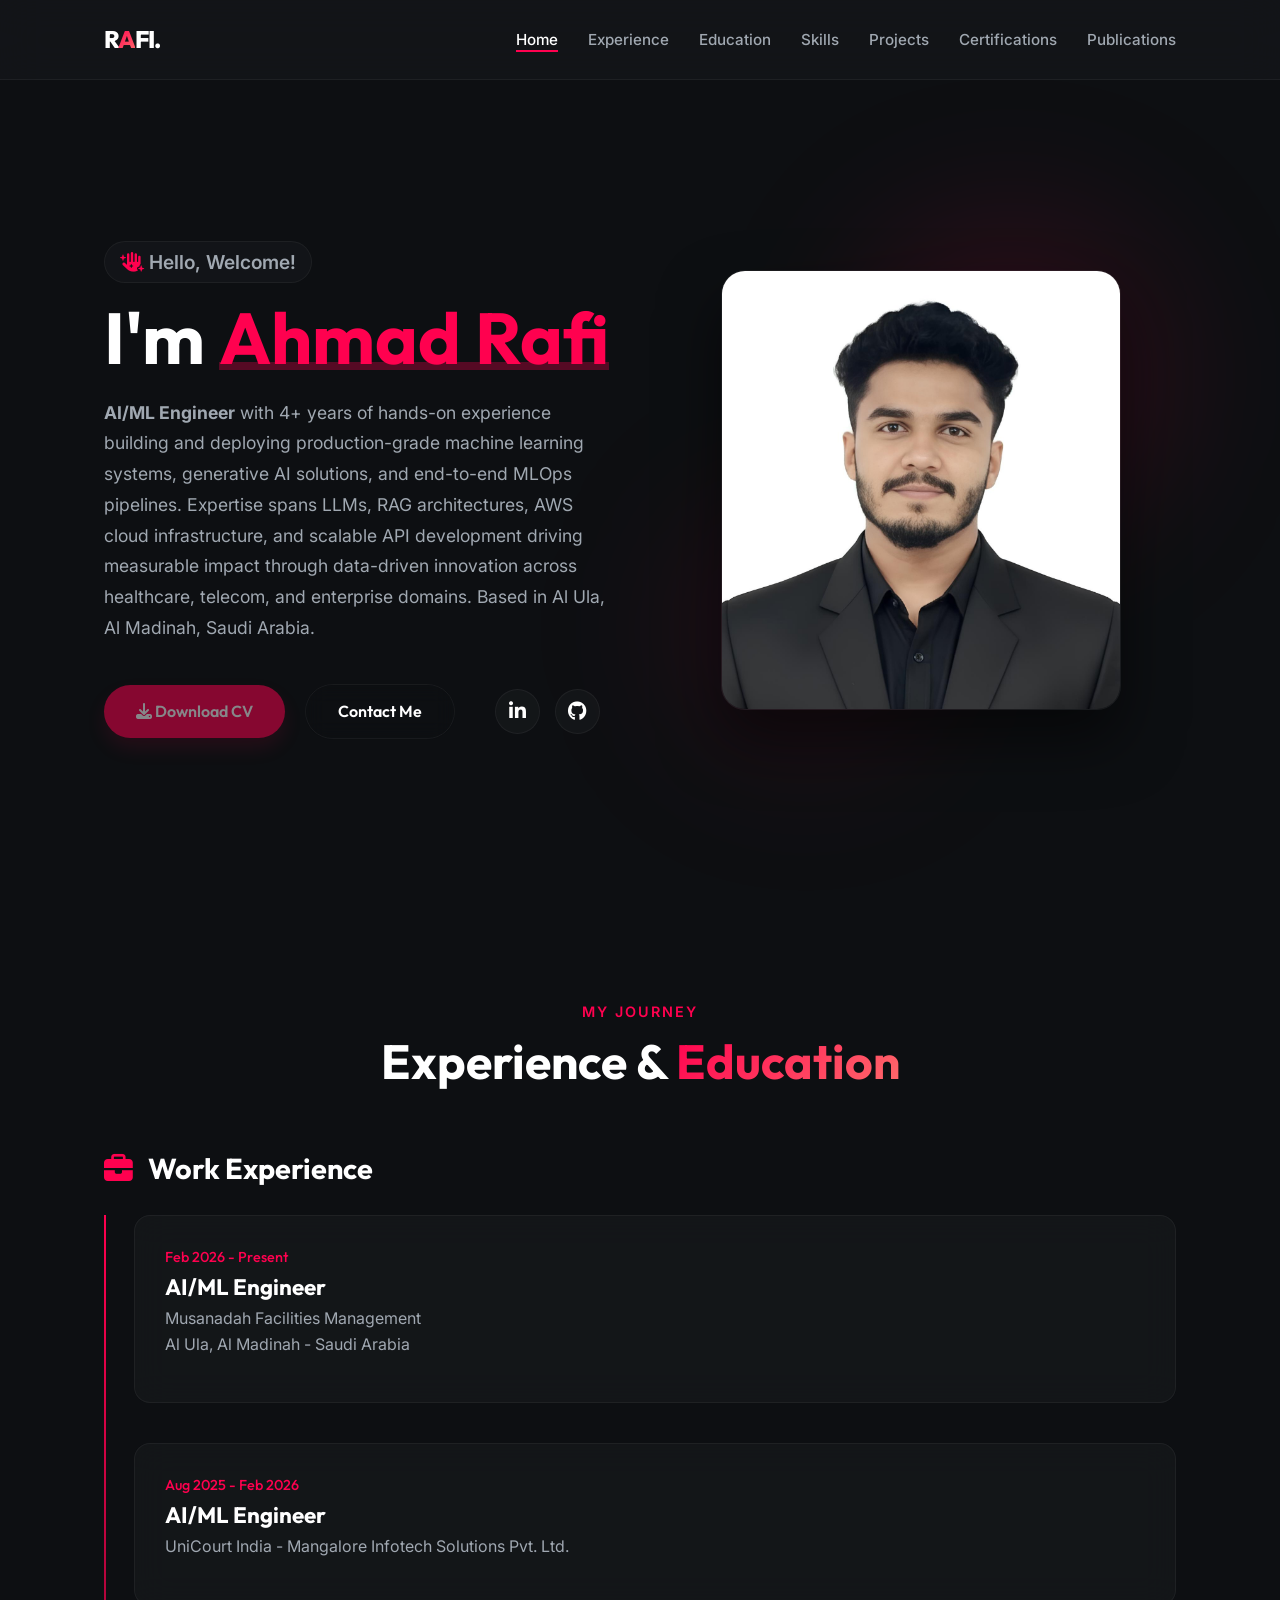
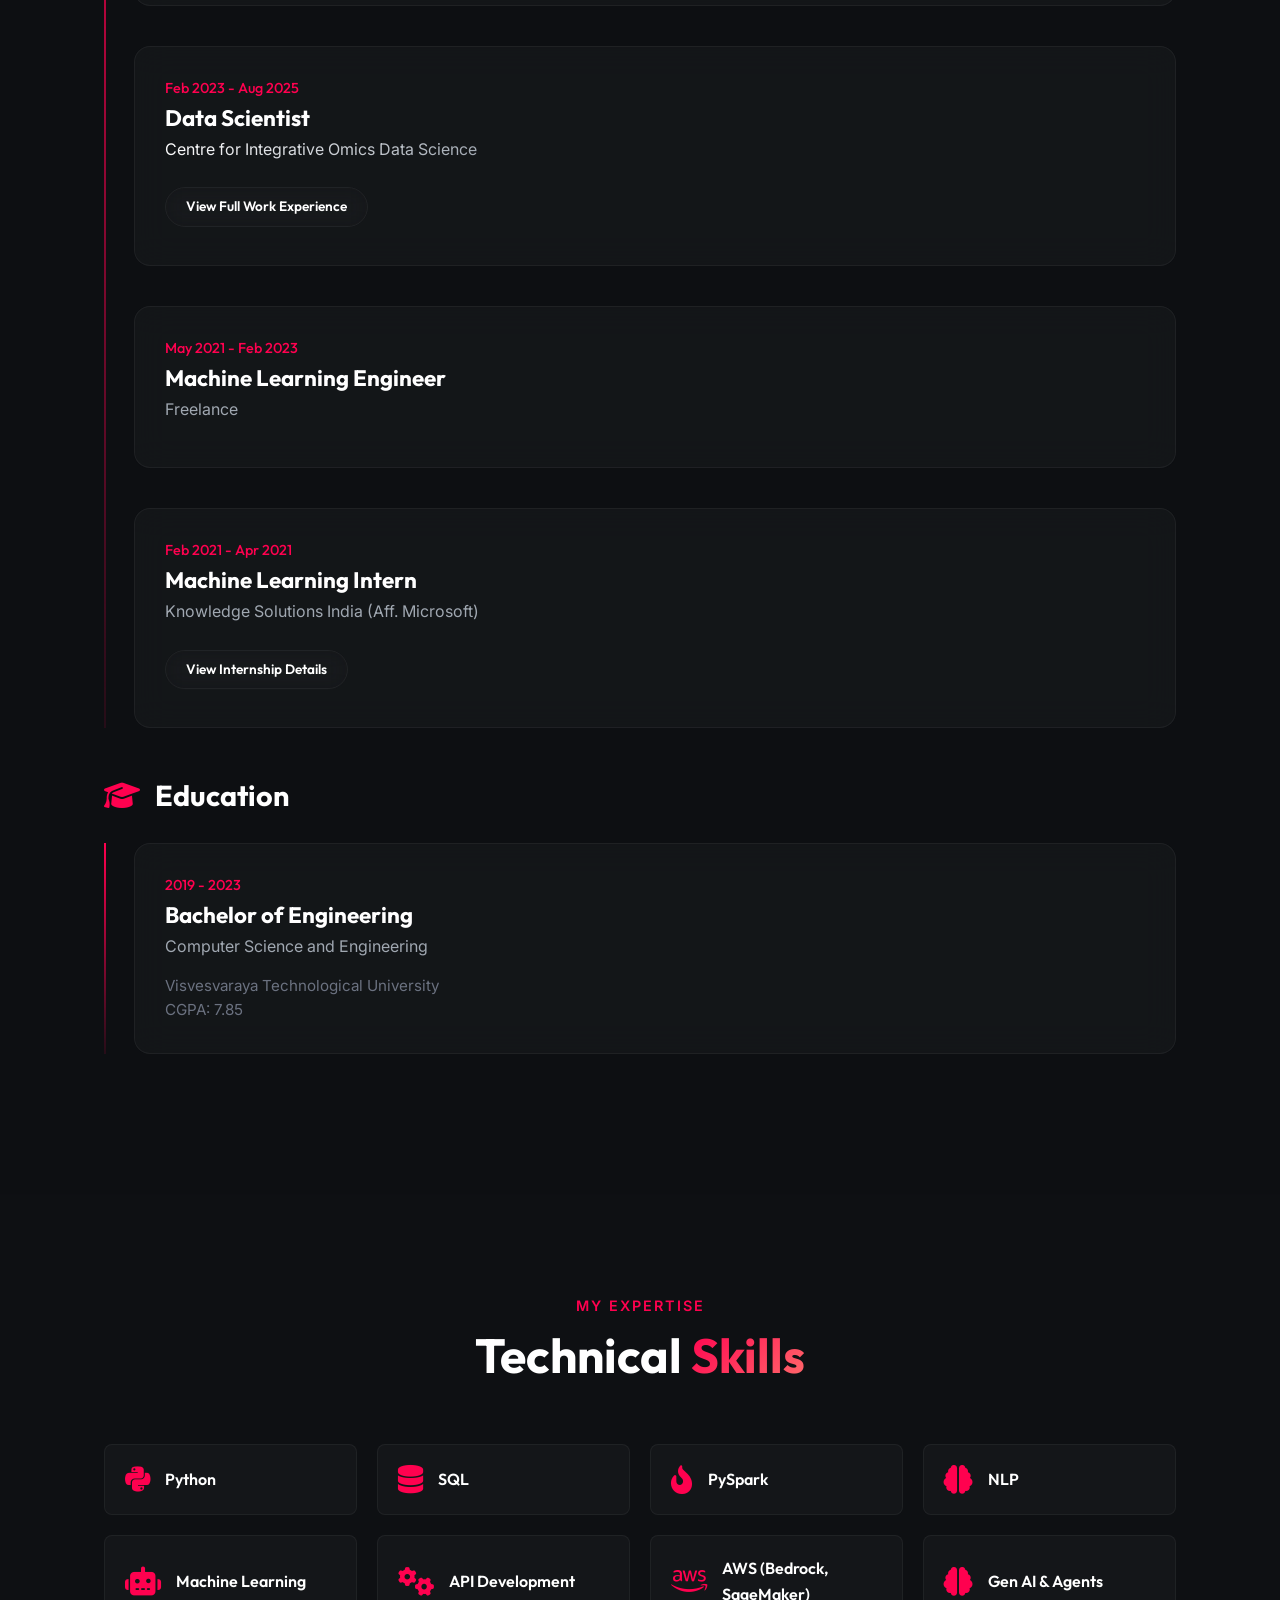
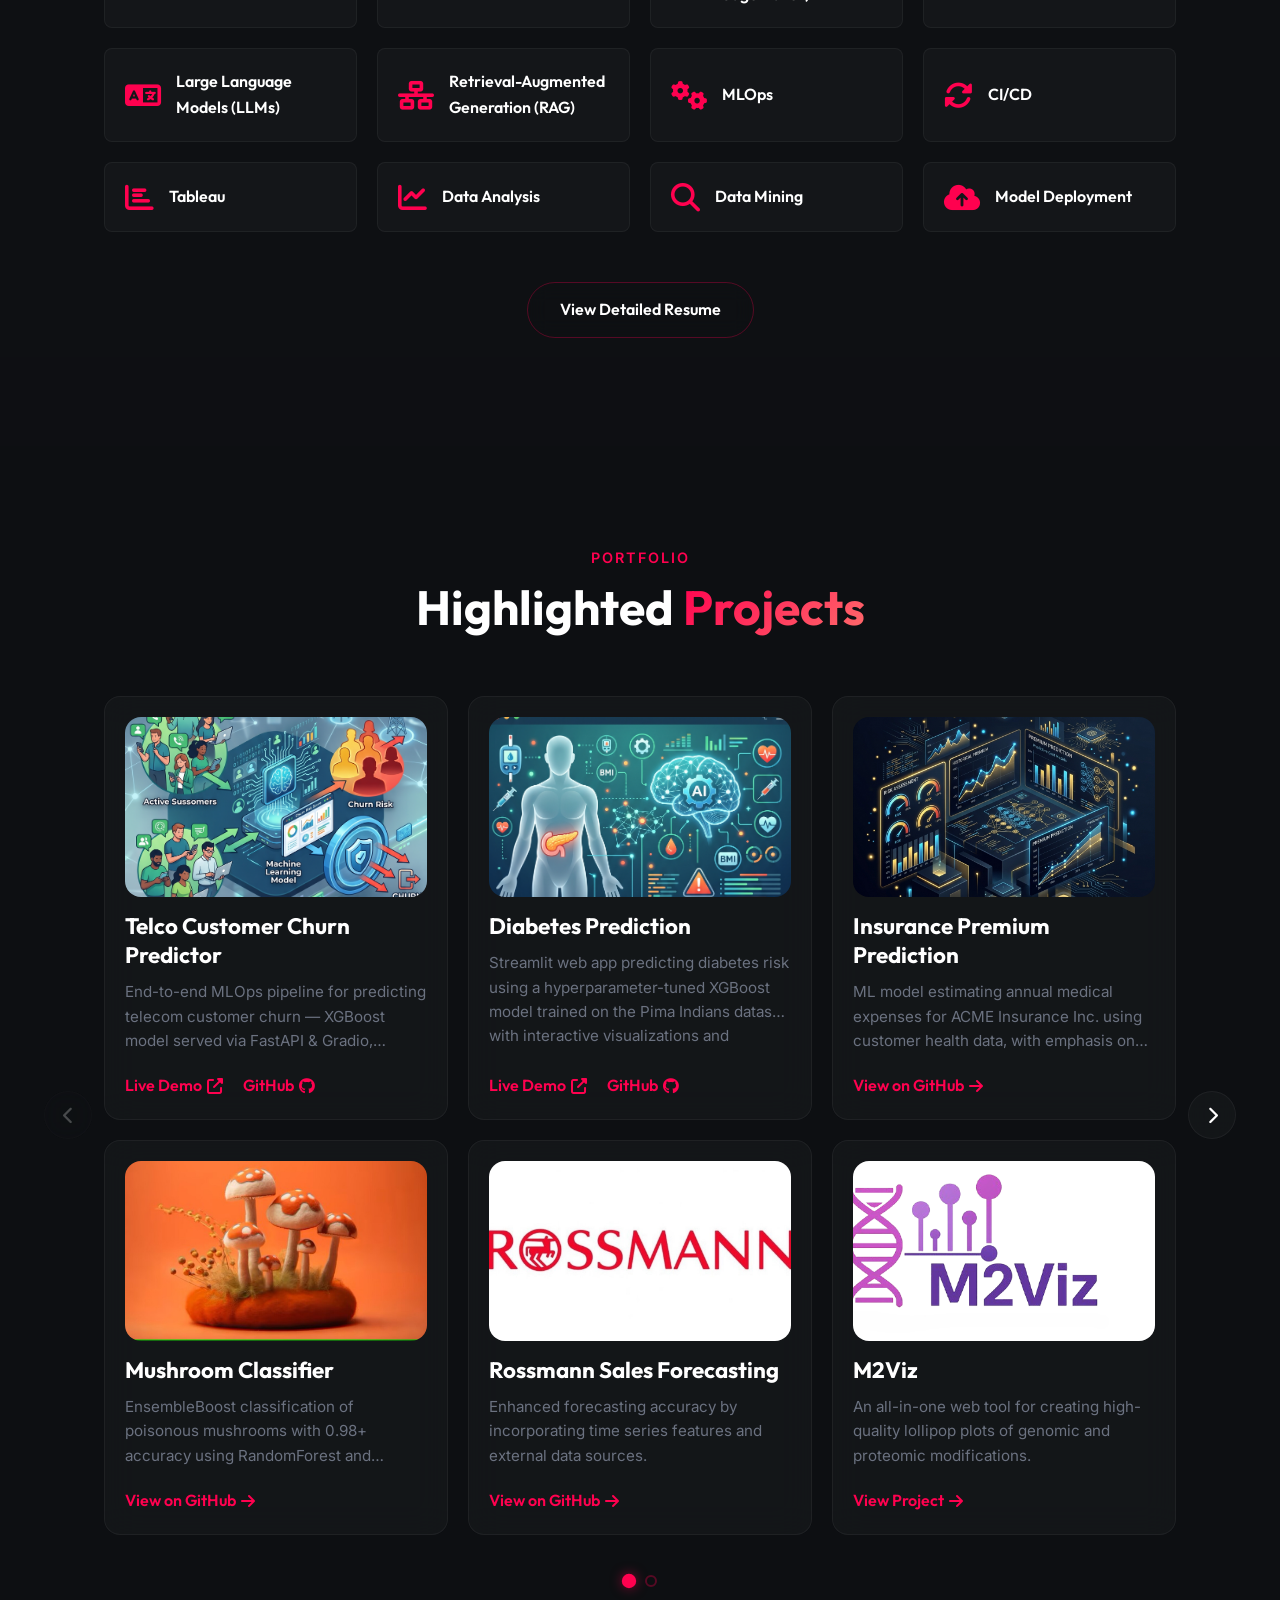
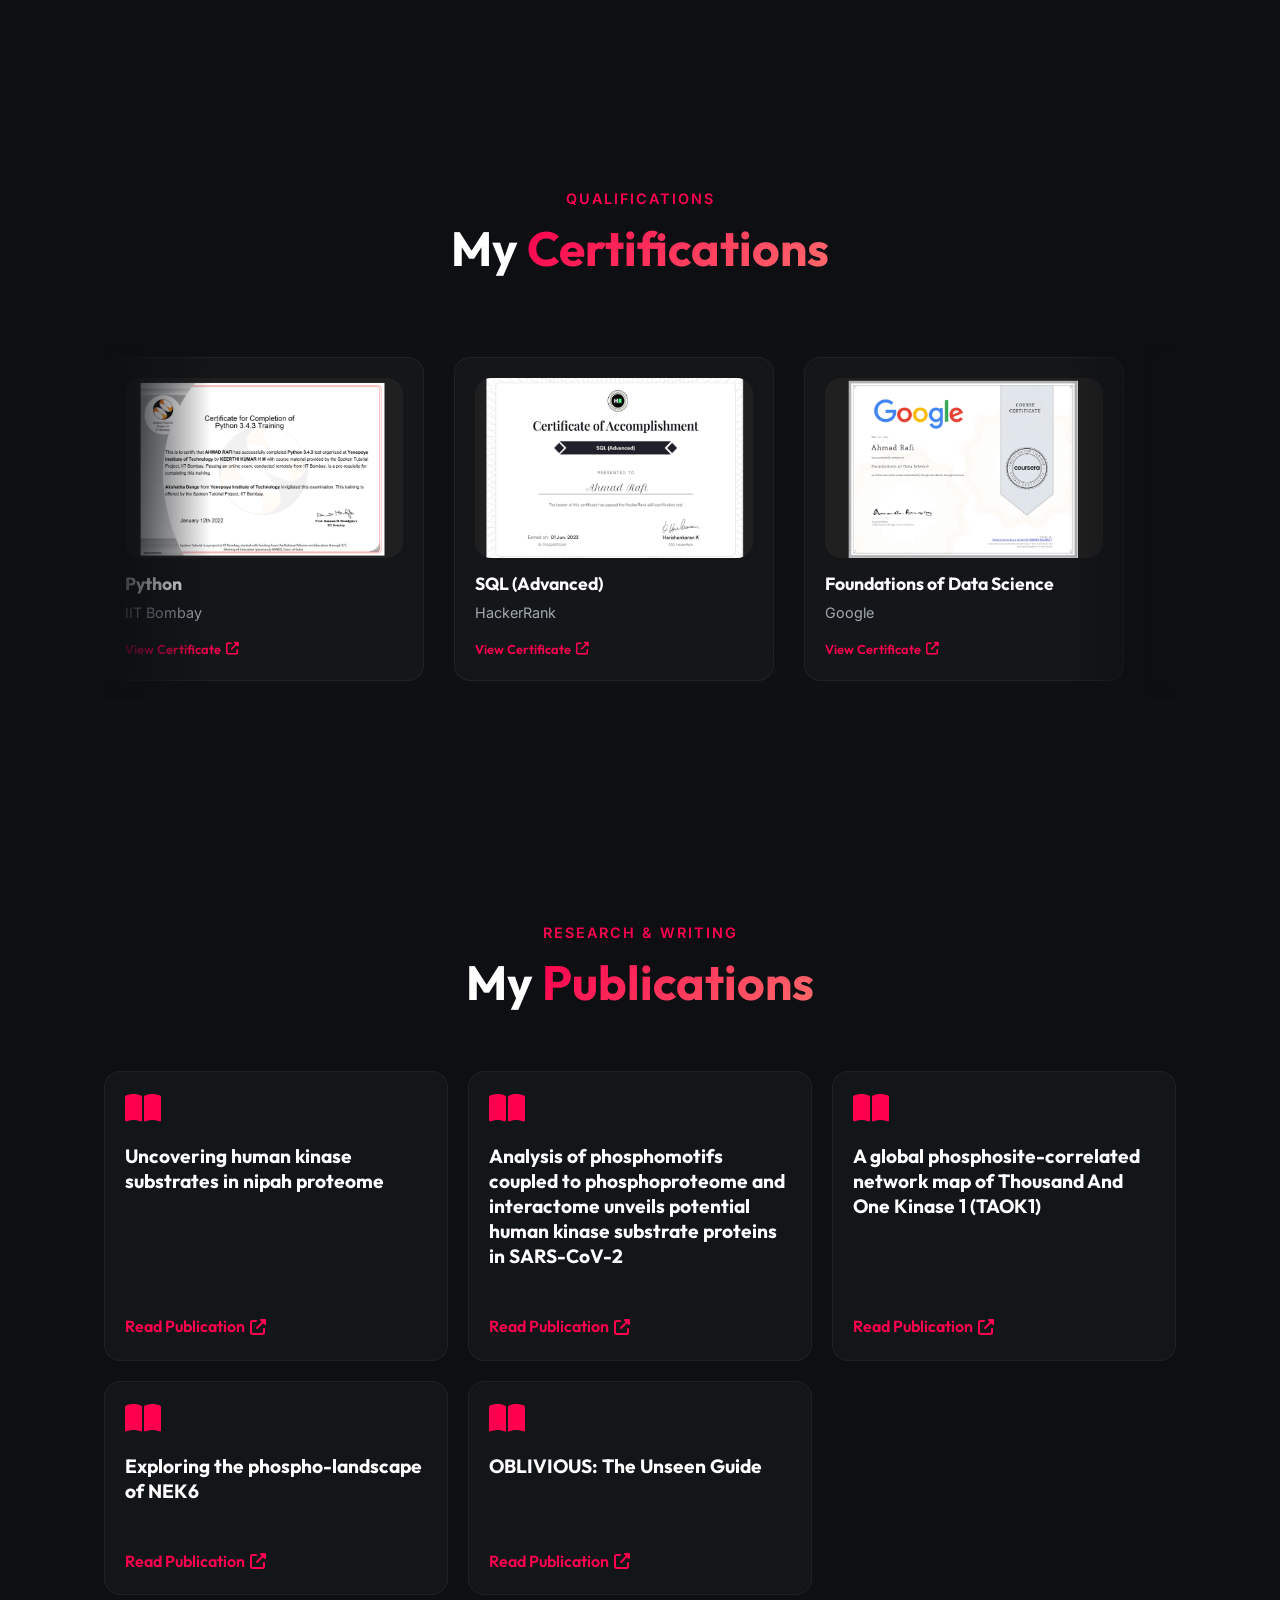
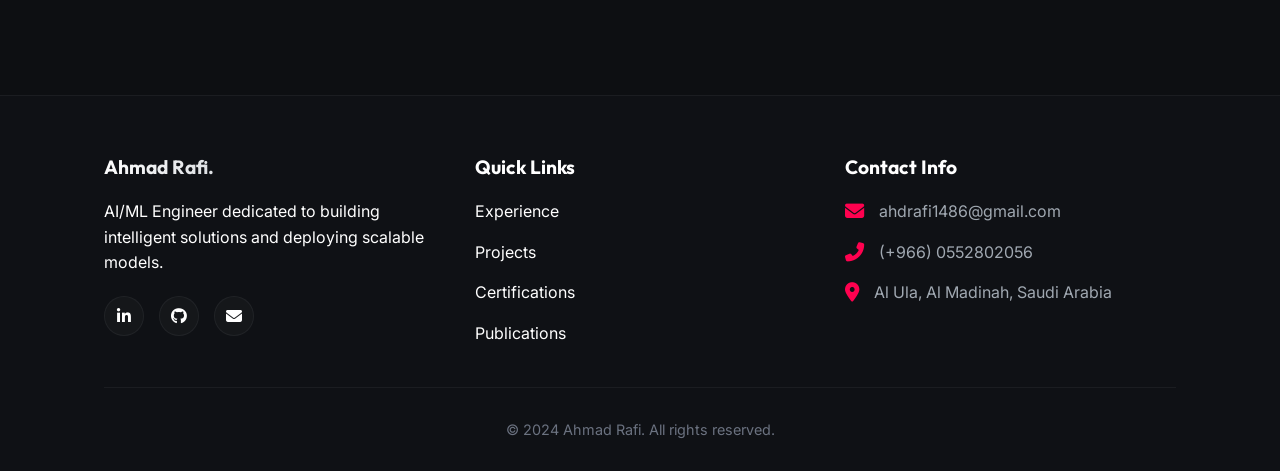
<file: index.html>
<!DOCTYPE html>
<html lang="en">

<head>
    <meta charset="UTF-8">
    <meta name="viewport" content="width=device-width, initial-scale=1.0">
    <title>Ahmad Rafi | Data Scientist Portfolio</title>
    <meta name="description"
        content="Ahmad Rafi - Data Scientist specializing in machine learning and data analysis based in Mangalore, India.">
    <link rel="stylesheet" href="https://cdnjs.cloudflare.com/ajax/libs/font-awesome/6.4.0/css/all.min.css">
    <link rel="stylesheet" href="assets/css/premium-design.css">
    <link rel="shortcut icon" type="image/x-icon" href="assets/images/favicon.ico">
    <link href="https://unpkg.com/aos@2.3.1/dist/aos.css" rel="stylesheet">
</head>

<body>
    <nav class="navbar text-white">
        <div class="container nav-container">
            <div class="logo">
                <a href="#home" class="logo-text">R<span class="text-primary-gradient">A</span>FI.</a>
            </div>
            <div class="desktop-menu">
                <ul class="nav-links" id="navLinks">
                    <li class="nav-item"><a href="#home" class="nav-link active">Home</a></li>
                    <li class="nav-item"><a href="#experience" class="nav-link">Experience</a></li>
                    <li class="nav-item"><a href="#education" class="nav-link">Education</a></li>
                    <li class="nav-item"><a href="#skills" class="nav-link">Skills</a></li>
                    <li class="nav-item"><a href="#projects" class="nav-link">Projects</a></li>
                    <li class="nav-item"><a href="#certifications" class="nav-link">Certifications</a></li>
                    <li class="nav-item"><a href="#publications" class="nav-link">Publications</a></li>
                </ul>
            </div>
            <button class="mobile-menu-btn" id="mobileMenuBtn">
                <i class="fas fa-bars"></i>
            </button>
        </div>
    </nav>
    <section id="home" class="hero">
        <div class="container hero-grid">
            <div class="hero-content" data-aos="fade-right" data-aos-duration="1000">
                <span class="hero-greeting"><i class="fas fa-hand-sparkles" style="color: var(--primary)"></i> Hello,
                    Welcome!</span>
                <h1 class="hero-title">I'm <span>Ahmad Rafi</span></h1>
                <p class="hero-desc"><b>AI/ML Engineer</b> with 4+ years of hands-on experience building and deploying
                    production-grade machine learning systems, generative AI solutions, and end-to-end MLOps pipelines.
                    Expertise spans LLMs, RAG architectures, AWS cloud infrastructure, and scalable API development
                    driving measurable impact through data-driven innovation across healthcare, telecom, and enterprise
                    domains. Based in Al Ula, Al Madinah, Saudi Arabia.</p>

                <div class="hero-actions">
                    <a href="javascript:void(0)" class="btn btn-primary btn-disabled" onclick="return false;" style="opacity: 0.5; cursor: not-allowed;">
                        <i class="fas fa-download"></i> Download CV
                    </a>
                    <a href="mailto:ahdrafi1486@gmail.com" class="btn btn-outline">
                        Contact Me
                    </a>
                    <div class="social-links">
                        <a href="https://www.linkedin.com/in/ahmadrafi07/" target="_blank" class="social-icon"><i
                                class="fab fa-linkedin-in"></i></a>
                        <a href="https://github.com/ahd-rafi" target="_blank" class="social-icon"><i
                                class="fab fa-github"></i></a>
                    </div>
                </div>
            </div>

            <div class="hero-image-wrapper" data-aos="fade-left" data-aos-duration="1000" data-aos-delay="200">
                <div class="blob blob-1"></div>
                <div class="blob blob-2"></div>
                <div class="hero-image-inner">
                    <img class="hero-image" src="assets/images/slider/Rafi image.jpeg"
                        alt="Ahmad Rafi - Data Scientist">
                </div>
            </div>
        </div>
    </section>
    <section id="experience" class="section">
        <div class="container">
            <div class="section-header" data-aos="fade-up">
                <span class="section-subtitle">My Journey</span>
                <h2 class="section-title">Experience & <span class="text-primary-gradient">Education</span></h2>
            </div>

            <div class="timeline-wrapper">
                <div class="timeline-col" data-aos="fade-up" data-aos-delay="100" style="margin-bottom: 50px;">
                    <h3 class="timeline-col-title" style="margin-bottom: 30px; font-size: 1.8rem;"><i
                            class="fas fa-briefcase" style="color: var(--primary); margin-right: 10px;"></i> Work
                        Experience</h3>
                    <div class="timeline">
                        <div class="timeline-item glass-card">
                            <span class="timeline-date">Feb 2026 - Present</span>
                            <h4 class="timeline-title">AI/ML Engineer</h4>
                            <p class="timeline-subtitle">Musanadah Facilities Management<br>Al Ula, Al Madinah - Saudi
                                Arabia</p>
                        </div>

                        <div class="timeline-item glass-card">
                            <span class="timeline-date">Aug 2025 - Feb 2026</span>
                            <h4 class="timeline-title">AI/ML Engineer</h4>
                            <p class="timeline-subtitle">UniCourt India - Mangalore Infotech Solutions Pvt. Ltd.</p>
                        </div>

                        <div class="timeline-item glass-card">
                            <span class="timeline-date">Feb 2023 - Aug 2025</span>
                            <h4 class="timeline-title">Data Scientist</h4>
                            <p class="timeline-subtitle"><a href="https://ciods.in/" target="_blank"
                                    class="text-gradient">Centre for Integrative Omics Data Science</a></p>
                            <a href="work.html" class="btn btn-outline"
                                style="padding: 8px 20px; font-size: 0.85rem; margin-top: 10px;">View Full Work
                                Experience</a>
                        </div>

                        <div class="timeline-item glass-card">
                            <span class="timeline-date">May 2021 - Feb 2023</span>
                            <h4 class="timeline-title">Machine Learning Engineer</h4>
                            <p class="timeline-subtitle">Freelance</p>
                        </div>

                        <div class="timeline-item glass-card">
                            <span class="timeline-date">Feb 2021 - Apr 2021</span>
                            <h4 class="timeline-title">Machine Learning Intern</h4>
                            <p class="timeline-subtitle">Knowledge Solutions India (Aff. Microsoft)</p>
                            <a href="intern.html" class="btn btn-outline"
                                style="padding: 8px 20px; font-size: 0.85rem; margin-top: 10px;">View Internship
                                Details</a>
                        </div>
                    </div>
                </div>
                <div class="timeline-col" id="education" data-aos="fade-up" data-aos-delay="200">
                    <h3 class="timeline-col-title" style="margin-bottom: 30px; font-size: 1.8rem;"><i
                            class="fas fa-graduation-cap" style="color: var(--primary); margin-right: 10px;"></i>
                        Education</h3>
                    <div class="timeline">
                        <div class="timeline-item glass-card">
                            <span class="timeline-date">2019 - 2023</span>
                            <h4 class="timeline-title">Bachelor of Engineering</h4>
                            <p class="timeline-subtitle">Computer Science and Engineering</p>
                            <p class="timeline-desc">Visvesvaraya Technological University<br>CGPA: 7.85</p>
                        </div>
                    </div>
                </div>
            </div>
        </div>
    </section>
    <section id="skills" class="section" style="background: rgba(15, 17, 21, 0.4);">
        <div class="container">
            <div class="section-header" data-aos="fade-up">
                <span class="section-subtitle">My Expertise</span>
                <h2 class="section-title">Technical <span class="text-primary-gradient">Skills</span></h2>
            </div>

            <div class="skills-grid">
                <div class="skill-item" data-aos="fade-up" data-aos-delay="50">
                    <i class="fab fa-python skill-icon"></i>
                    <span class="skill-name">Python</span>
                </div>
                <div class="skill-item" data-aos="fade-up" data-aos-delay="100">
                    <i class="fas fa-database skill-icon"></i>
                    <span class="skill-name">SQL</span>
                </div>
                <div class="skill-item" data-aos="fade-up" data-aos-delay="150">
                    <i class="fas fa-fire-alt skill-icon"></i>
                    <span class="skill-name">PySpark</span>
                </div>
                <div class="skill-item" data-aos="fade-up" data-aos-delay="200">
                    <i class="fas fa-brain skill-icon"></i>
                    <span class="skill-name">NLP</span>
                </div>
                <div class="skill-item" data-aos="fade-up" data-aos-delay="250">
                    <i class="fas fa-robot skill-icon"></i>
                    <span class="skill-name">Machine Learning</span>
                </div>
                <div class="skill-item" data-aos="fade-up" data-aos-delay="300">
                    <i class="fas fa-cogs skill-icon"></i>
                    <span class="skill-name">API Development</span>
                </div>
                <div class="skill-item" data-aos="fade-up" data-aos-delay="350">
                    <i class="fab fa-aws skill-icon"></i>
                    <span class="skill-name">AWS (Bedrock, SageMaker)</span>
                </div>
                <div class="skill-item" data-aos="fade-up" data-aos-delay="400">
                    <i class="fas fa-brain skill-icon"></i>
                    <span class="skill-name">Gen AI & Agents</span>
                </div>
                <div class="skill-item" data-aos="fade-up" data-aos-delay="450">
                    <i class="fas fa-language skill-icon"></i>
                    <span class="skill-name">Large Language Models (LLMs)</span>
                </div>
                <div class="skill-item" data-aos="fade-up" data-aos-delay="500">
                    <i class="fas fa-network-wired skill-icon"></i>
                    <span class="skill-name">Retrieval-Augmented Generation (RAG)</span>
                </div>
                <div class="skill-item" data-aos="fade-up" data-aos-delay="550">
                    <i class="fas fa-cogs skill-icon"></i>
                    <span class="skill-name">MLOps</span>
                </div>
                <div class="skill-item" data-aos="fade-up" data-aos-delay="600">
                    <i class="fas fa-sync-alt skill-icon"></i>
                    <span class="skill-name">CI/CD</span>
                </div>
                <div class="skill-item" data-aos="fade-up" data-aos-delay="650">
                    <i class="fas fa-chart-bar skill-icon"></i>
                    <span class="skill-name">Tableau</span>
                </div>
                <div class="skill-item" data-aos="fade-up" data-aos-delay="700">
                    <i class="fas fa-chart-line skill-icon"></i>
                    <span class="skill-name">Data Analysis</span>
                </div>
                <div class="skill-item" data-aos="fade-up" data-aos-delay="750">
                    <i class="fas fa-search skill-icon"></i>
                    <span class="skill-name">Data Mining</span>
                </div>
                <div class="skill-item" data-aos="fade-up" data-aos-delay="800">
                    <i class="fas fa-cloud-upload-alt skill-icon"></i>
                    <span class="skill-name">Model Deployment</span>
                </div>
            </div>

            <div style="text-align: center; margin-top: 50px;" data-aos="fade-up" data-aos-delay="650">
                <a href="resume.html" class="btn btn-outline" style="border-color: rgba(255,1,79,0.3);">View Detailed
                    Resume</a>
            </div>
        </div>
    </section>
    <section id="projects" class="section">
        <div class="container">
            <div class="section-header" data-aos="fade-up">
                <span class="section-subtitle">Portfolio</span>
                <h2 class="section-title">Highlighted <span class="text-primary-gradient">Projects</span></h2>
            </div>

            <div class="projects-pagination-wrapper">
                <button class="pagination-btn pagination-prev" id="projectsPrev" aria-label="Previous projects">
                    <i class="fas fa-chevron-left"></i>
                </button>

                <div class="projects-grid" id="projectsGrid">
                    <!-- Project 1: Telco Customer Churn Predictor -->
                    <div class="project-card glass-card" data-project-index="0">
                        <div class="project-img-wrapper">
                            <img src="assets/images/blog/Telco customer churn predictor.png" alt="Telco Customer Churn Predictor"
                                class="project-img"
                                onerror="this.src='https://placehold.co/600x400/1e2125/a0a8b1?text=Telco+Churn'">
                        </div>
                        <div class="project-content">
                            <h4 class="project-title">Telco Customer Churn Predictor</h4>
                            <p class="project-desc">End-to-end MLOps pipeline for predicting telecom customer churn —
                                XGBoost model served via FastAPI & Gradio, containerized with Docker, CI/CD via GitHub
                                Actions, deployed on AWS ECS Fargate.</p>
                            <div class="project-links-row">
                                <a href="http://telco-churn-alb-1440271445.us-east-1.elb.amazonaws.com/ui/"
                                    target="_blank" class="project-link">Live Demo <i
                                        class="fas fa-external-link-alt"></i></a>
                                <a href="https://github.com/ahd-rafi/telco-churn-mlops-pipeline.git" target="_blank"
                                    class="project-link">GitHub <i class="fab fa-github"></i></a>
                            </div>
                        </div>
                    </div>
                    <!-- Project 2: Diabetes Prediction -->
                    <div class="project-card glass-card" data-project-index="1">
                        <div class="project-img-wrapper">
                            <img src="assets/images/blog/Diabetes Prediction.png" alt="Diabetes Prediction App"
                                class="project-img"
                                onerror="this.src='https://placehold.co/600x400/1e2125/a0a8b1?text=Diabetes+Prediction'">
                        </div>
                        <div class="project-content">
                            <h4 class="project-title">Diabetes Prediction</h4>
                            <p class="project-desc">Streamlit web app predicting diabetes risk using a
                                hyperparameter-tuned XGBoost model trained on the Pima Indians dataset, with interactive
                                visualizations and probability gauges.</p>
                            <div class="project-links-row">
                                <a href="https://sefwlt5oz4ds9hktukq5fa.streamlit.app/" target="_blank"
                                    class="project-link">Live Demo <i class="fas fa-external-link-alt"></i></a>
                                <a href="https://github.com/ahd-rafi/Diabetes-Prediction.git" target="_blank"
                                    class="project-link">GitHub <i class="fab fa-github"></i></a>
                            </div>
                        </div>
                    </div>
                    <!-- Project 3: Insurance Premium Prediction -->
                    <div class="project-card glass-card" data-project-index="2">
                        <div class="project-img-wrapper">
                            <img src="assets/images/blog/insurance_premium.png" alt="Insurance Premium Prediction"
                                class="project-img"
                                onerror="this.src='https://placehold.co/600x400/1e2125/a0a8b1?text=Insurance+Premium'">
                        </div>
                        <div class="project-content">
                            <h4 class="project-title">Insurance Premium Prediction</h4>
                            <p class="project-desc">ML model estimating annual medical expenses for ACME Insurance Inc.
                                using customer health data, with emphasis on explainability and regulatory transparency.
                            </p>
                            <a href="https://github.com/ahd-rafi/Insurance-Premium-Prediction.git" target="_blank"
                                class="project-link">View on GitHub <i class="fas fa-arrow-right"></i></a>
                        </div>
                    </div>
                    <!-- Project 4: Mushroom Classifier -->
                    <div class="project-card glass-card" data-project-index="3">
                        <div class="project-img-wrapper">
                            <img src="assets/images/blog/mush.jpg" alt="MushroomClassifier" class="project-img"
                                onerror="this.src='https://placehold.co/600x400/1e2125/a0a8b1?text=Mushroom+Classifier'">
                        </div>
                        <div class="project-content">
                            <h4 class="project-title">Mushroom Classifier</h4>
                            <p class="project-desc">EnsembleBoost classification of poisonous mushrooms with 0.98+
                                accuracy
                                using RandomForest and XGBoost.</p>
                            <a href="https://github.com/ahd-rafi/Mushroom-Classifier-EnsembleBoost" target="_blank"
                                class="project-link">View on GitHub <i class="fas fa-arrow-right"></i></a>
                        </div>
                    </div>
                    <!-- Project 5: Rossmann Sales Forecasting -->
                    <div class="project-card glass-card" data-project-index="4">
                        <div class="project-img-wrapper">
                            <img src="assets/images/blog/ross.jpg" alt="Rossmann Sales Forecasting" class="project-img"
                                onerror="this.src='https://placehold.co/600x400/1e2125/a0a8b1?text=Rossmann+Sales'">
                        </div>
                        <div class="project-content">
                            <h4 class="project-title">Rossmann Sales Forecasting</h4>
                            <p class="project-desc">Enhanced forecasting accuracy by incorporating time series features
                                and
                                external data sources.</p>
                            <a href="https://github.com/ahd-rafi/Rossman-Store-Sales-Prediction" target="_blank"
                                class="project-link">View on GitHub <i class="fas fa-arrow-right"></i></a>
                        </div>
                    </div>
                    <!-- Project 6: M2Viz -->
                    <div class="project-card glass-card" data-project-index="5">
                        <div class="project-img-wrapper">
                            <img src="assets/images/blog/M2VIZ.png" alt="M2Viz Project" class="project-img"
                                onerror="this.src='https://placehold.co/600x400/1e2125/a0a8b1?text=M2Viz'">
                        </div>
                        <div class="project-content">
                            <h4 class="project-title">M2Viz</h4>
                            <p class="project-desc">An all-in-one web tool for creating high-quality lollipop plots of
                                genomic and proteomic modifications.</p>
                            <a href="https://ciods.in/m2viz" target="_blank" class="project-link">View Project <i
                                    class="fas fa-arrow-right"></i></a>
                        </div>
                    </div>
                    <!-- Project 7: HNCDrugResDB -->
                    <div class="project-card glass-card" data-project-index="6">
                        <div class="project-img-wrapper">
                            <img src="assets/images/blog/HNC.jpg" alt="HNCDrugResDB" class="project-img"
                                onerror="this.src='https://placehold.co/600x400/1e2125/a0a8b1?text=HNCDrugResDB'">
                        </div>
                        <div class="project-content">
                            <h4 class="project-title">HNCDrugResDB</h4>
                            <p class="project-desc">A comprehensive database analyzing drug resistance in head and neck
                                cancer (HNC) treatments.</p>
                            <a href="https://ciods.in/drug_resistant/browseinput" target="_blank"
                                class="project-link">View
                                Database <i class="fas fa-arrow-right"></i></a>
                        </div>
                    </div>
                    <!-- Project 8: Data Exploration in SQL -->
                    <div class="project-card glass-card" data-project-index="7">
                        <div class="project-img-wrapper">
                            <img src="assets/images/blog/covid.jpeg" alt="SQL Data Exploration" class="project-img"
                                onerror="this.src='https://placehold.co/600x400/1e2125/a0a8b1?text=SQL+Data+Exploration'">
                        </div>
                        <div class="project-content">
                            <h4 class="project-title">Data Exploration in SQL</h4>
                            <p class="project-desc">Analysis of COVID-19 data using SQL to uncover insights on infection
                                rates, mortality, and population impact.</p>
                            <a href="https://github.com/ahd-rafi/COVID-19-Data-Exploration-and-Insights-SQL-"
                                target="_blank" class="project-link">View on GitHub <i
                                    class="fas fa-arrow-right"></i></a>
                        </div>
                    </div>
                    <!-- Project 9: Diabetes Analysis -->
                    <div class="project-card glass-card" data-project-index="8">
                        <div class="project-img-wrapper">
                            <img src="assets/images/blog/tab.jpg" alt="Diabetes Analysis" class="project-img"
                                onerror="this.src='https://placehold.co/600x400/1e2125/a0a8b1?text=Diabetes+Analysis'">
                        </div>
                        <div class="project-content">
                            <h4 class="project-title">Diabetes Analysis</h4>
                            <p class="project-desc">Comprehensive Diabetes Analysis and Insights Using Tableau:
                                Unveiling
                                Patterns and Trends.</p>
                            <a href="https://public.tableau.com/app/profile/ahmad.rafi6904/viz/DiabetesAnalysisandSuggestions_17276947074160/DiabetesAnalysisandSuggestions?publish=yes"
                                target="_blank" class="project-link">View Dashboard <i
                                    class="fas fa-arrow-right"></i></a>
                        </div>
                    </div>
                </div>

                <button class="pagination-btn pagination-next" id="projectsNext" aria-label="Next projects">
                    <i class="fas fa-chevron-right"></i>
                </button>
            </div>

            <div class="pagination-dots" id="paginationDots"></div>
        </div>
    </section>
    <section id="certifications" class="section" style="background: rgba(15, 17, 21, 0.4);">
        <div class="container">
            <div class="section-header" data-aos="fade-up">
                <span class="section-subtitle">Qualifications</span>
                <h2 class="section-title">My <span class="text-primary-gradient">Certifications</span></h2>
            </div>

            <div class="cert-marquee-container" data-aos="fade-up">
                <div class="cert-marquee-inner">
                    <!-- Track 1 -->
                    <div class="cert-track">
                        <!-- Certificate 1 -->
                        <div class="project-card glass-card cert-card">
                            <div class="project-img-wrapper" style="height: 140px;">
                                <img src="assets/images/portfolio/python.png" class="project-img" alt="Python"
                                    onerror="this.src='https://placehold.co/400x300/1e2125/a0a8b1?text=Python'">
                            </div>
                            <h4 class="project-title" style="font-size: 1.1rem; margin-bottom: 5px;">Python</h4>
                            <p class="project-subtitle" style="font-size: 0.9rem;">IIT Bombay</p>
                            <a href="https://drive.google.com/file/d/11USOSqCUNhTWH_vfAySnoMtRxd7LDqh8/view?usp=sharing"
                                target="_blank" class="project-link" style="font-size: 0.8rem;">View Certificate <i
                                    class="fas fa-external-link-alt"></i></a>
                        </div>
                        <!-- Certificate 2 -->
                        <div class="project-card glass-card cert-card">
                            <div class="project-img-wrapper" style="height: 140px;">
                                <img src="assets/images/portfolio/sql.png" class="project-img" alt="SQL (Advanced)"
                                    onerror="this.src='https://placehold.co/400x300/1e2125/a0a8b1?text=SQL'">
                            </div>
                            <h4 class="project-title" style="font-size: 1.1rem; margin-bottom: 5px;">SQL (Advanced)</h4>
                            <p class="project-subtitle" style="font-size: 0.9rem;">HackerRank</p>
                            <a href="https://www.hackerrank.com/certificates/70a220e7c049" target="_blank"
                                class="project-link" style="font-size: 0.8rem;">View Certificate <i
                                    class="fas fa-external-link-alt"></i></a>
                        </div>
                        <!-- Certificate 3 -->
                        <div class="project-card glass-card cert-card">
                            <div class="project-img-wrapper" style="height: 140px;">
                                <img src="assets/images/portfolio/fond_ds.png" class="project-img"
                                    alt="Foundations of Data Science"
                                    onerror="this.src='https://placehold.co/400x300/1e2125/a0a8b1?text=Data+Science'">
                            </div>
                            <h4 class="project-title" style="font-size: 1.1rem; margin-bottom: 5px;">Foundations of Data
                                Science</h4>
                            <p class="project-subtitle" style="font-size: 0.9rem;">Google</p>
                            <a href="https://coursera.org/share/8e35e2ece910f8809f03a9d920bff299" target="_blank"
                                class="project-link" style="font-size: 0.8rem;">View Certificate <i
                                    class="fas fa-external-link-alt"></i></a>
                        </div>
                        <!-- Certificate 4 -->
                        <div class="project-card glass-card cert-card">
                            <div class="project-img-wrapper" style="height: 140px;">
                                <img src="assets/images/portfolio/tab.png" class="project-img" alt="Tableau Training"
                                    onerror="this.src='https://placehold.co/400x300/1e2125/a0a8b1?text=Tableau'">
                            </div>
                            <h4 class="project-title" style="font-size: 1.1rem; margin-bottom: 5px;">Tableau Training
                            </h4>
                            <p class="project-subtitle" style="font-size: 0.9rem;">Simplilearn</p>
                            <a href="https://drive.google.com/file/d/1N1HQ6jH7VBr6HAwz7bbDyU7t7adqdLJe/view?usp=sharing"
                                target="_blank" class="project-link" style="font-size: 0.8rem;">View Certificate <i
                                    class="fas fa-external-link-alt"></i></a>
                        </div>
                        <!-- Certificate 5 -->
                        <div class="project-card glass-card cert-card">
                            <div class="project-img-wrapper" style="height: 140px;">
                                <img src="assets/images/portfolio/django.png" class="project-img"
                                    alt="Django Essential Training"
                                    onerror="this.src='https://placehold.co/400x300/1e2125/a0a8b1?text=Django'">
                            </div>
                            <h4 class="project-title" style="font-size: 1.1rem; margin-bottom: 5px;">Django Training
                            </h4>
                            <p class="project-subtitle" style="font-size: 0.9rem;">LinkedIn</p>
                            <a href="https://www.linkedin.com/learning/certificates/2370c54d7b0fea39cd43ca3ac304689a07d8a659749ade73ae789af1d22e5f71"
                                target="_blank" class="project-link" style="font-size: 0.8rem;">View Certificate <i
                                    class="fas fa-external-link-alt"></i></a>
                        </div>
                        <!-- Certificate 6 -->
                        <div class="project-card glass-card cert-card">
                            <div class="project-img-wrapper" style="height: 140px;">
                                <img src="assets/images/portfolio/AWS Cloud Practitioner.png" class="project-img"
                                    alt="AWS Cloud Practitioner"
                                    onerror="this.src='https://placehold.co/400x300/1e2125/a0a8b1?text=AWS'">
                            </div>
                            <h4 class="project-title" style="font-size: 1.1rem; margin-bottom: 5px;">AWS Cloud
                                Practitioner</h4>
                            <p class="project-subtitle" style="font-size: 0.9rem;">AWS</p>
                            <a href="https://drive.google.com/file/d/1K96RJvqpNNDJUTyB6a2zq99axx-IrLmd/view?usp=sharing"
                                target="_blank" class="project-link" style="font-size: 0.8rem;">View Certificate <i
                                    class="fas fa-external-link-alt"></i></a>
                        </div>
                    </div>
                    <!-- Track 2 (Duplicate for Seamless Loop) -->
                    <div class="cert-track" aria-hidden="true">
                        <!-- Certificate 1 -->
                        <div class="project-card glass-card cert-card">
                            <div class="project-img-wrapper" style="height: 140px;">
                                <img src="assets/images/portfolio/python.png" class="project-img" alt="Python"
                                    onerror="this.src='https://placehold.co/400x300/1e2125/a0a8b1?text=Python'">
                            </div>
                            <h4 class="project-title" style="font-size: 1.1rem; margin-bottom: 5px;">Python</h4>
                            <p class="project-subtitle" style="font-size: 0.9rem;">IIT Bombay</p>
                            <a href="https://drive.google.com/file/d/11USOSqCUNhTWH_vfAySnoMtRxd7LDqh8/view?usp=sharing"
                                target="_blank" class="project-link" style="font-size: 0.8rem;">View Certificate <i
                                    class="fas fa-external-link-alt"></i></a>
                        </div>
                        <!-- Certificate 2 -->
                        <div class="project-card glass-card cert-card">
                            <div class="project-img-wrapper" style="height: 140px;">
                                <img src="assets/images/portfolio/sql.png" class="project-img" alt="SQL (Advanced)"
                                    onerror="this.src='https://placehold.co/400x300/1e2125/a0a8b1?text=SQL'">
                            </div>
                            <h4 class="project-title" style="font-size: 1.1rem; margin-bottom: 5px;">SQL (Advanced)</h4>
                            <p class="project-subtitle" style="font-size: 0.9rem;">HackerRank</p>
                            <a href="https://www.hackerrank.com/certificates/70a220e7c049" target="_blank"
                                class="project-link" style="font-size: 0.8rem;">View Certificate <i
                                    class="fas fa-external-link-alt"></i></a>
                        </div>
                        <!-- Certificate 3 -->
                        <div class="project-card glass-card cert-card">
                            <div class="project-img-wrapper" style="height: 140px;">
                                <img src="assets/images/portfolio/fond_ds.png" class="project-img"
                                    alt="Foundations of Data Science"
                                    onerror="this.src='https://placehold.co/400x300/1e2125/a0a8b1?text=Data+Science'">
                            </div>
                            <h4 class="project-title" style="font-size: 1.1rem; margin-bottom: 5px;">Foundations of Data
                                Science</h4>
                            <p class="project-subtitle" style="font-size: 0.9rem;">Google</p>
                            <a href="https://coursera.org/share/8e35e2ece910f8809f03a9d920bff299" target="_blank"
                                class="project-link" style="font-size: 0.8rem;">View Certificate <i
                                    class="fas fa-external-link-alt"></i></a>
                        </div>
                        <!-- Certificate 4 -->
                        <div class="project-card glass-card cert-card">
                            <div class="project-img-wrapper" style="height: 140px;">
                                <img src="assets/images/portfolio/tab.png" class="project-img" alt="Tableau Training"
                                    onerror="this.src='https://placehold.co/400x300/1e2125/a0a8b1?text=Tableau'">
                            </div>
                            <h4 class="project-title" style="font-size: 1.1rem; margin-bottom: 5px;">Tableau Training
                            </h4>
                            <p class="project-subtitle" style="font-size: 0.9rem;">Simplilearn</p>
                            <a href="https://drive.google.com/file/d/1N1HQ6jH7VBr6HAwz7bbDyU7t7adqdLJe/view?usp=sharing"
                                target="_blank" class="project-link" style="font-size: 0.8rem;">View Certificate <i
                                    class="fas fa-external-link-alt"></i></a>
                        </div>
                        <!-- Certificate 5 -->
                        <div class="project-card glass-card cert-card">
                            <div class="project-img-wrapper" style="height: 140px;">
                                <img src="assets/images/portfolio/django.png" class="project-img"
                                    alt="Django Essential Training"
                                    onerror="this.src='https://placehold.co/400x300/1e2125/a0a8b1?text=Django'">
                            </div>
                            <h4 class="project-title" style="font-size: 1.1rem; margin-bottom: 5px;">Django Training
                            </h4>
                            <p class="project-subtitle" style="font-size: 0.9rem;">LinkedIn</p>
                            <a href="https://www.linkedin.com/learning/certificates/2370c54d7b0fea39cd43ca3ac304689a07d8a659749ade73ae789af1d22e5f71"
                                target="_blank" class="project-link" style="font-size: 0.8rem;">View Certificate <i
                                    class="fas fa-external-link-alt"></i></a>
                        </div>
                        <!-- Certificate 6 -->
                        <div class="project-card glass-card cert-card">
                            <div class="project-img-wrapper" style="height: 140px;">
                                <img src="assets/images/portfolio/AWS Cloud Practitioner.png" class="project-img"
                                    alt="AWS Cloud Practitioner"
                                    onerror="this.src='https://placehold.co/400x300/1e2125/a0a8b1?text=AWS'">
                            </div>
                            <h4 class="project-title" style="font-size: 1.1rem; margin-bottom: 5px;">AWS Cloud
                                Practitioner</h4>
                            <p class="project-subtitle" style="font-size: 0.9rem;">AWS</p>
                            <a href="https://drive.google.com/file/d/1K96RJvqpNNDJUTyB6a2zq99axx-IrLmd/view?usp=sharing"
                                target="_blank" class="project-link" style="font-size: 0.8rem;">View Certificate <i
                                    class="fas fa-external-link-alt"></i></a>
                        </div>
                    </div>
                </div>
            </div>
        </div>
    </section>
    <section id="publications" class="section">
        <div class="container">
            <div class="section-header" data-aos="fade-up">
                <span class="section-subtitle">Research & Writing</span>
                <h2 class="section-title">My <span class="text-primary-gradient">Publications</span></h2>
            </div>

            <div class="projects-grid" style="grid-template-columns: repeat(auto-fill, minmax(300px, 1fr));">
                <div class="project-card glass-card" style="padding: 30px;" data-aos="fade-up" data-aos-delay="50">
                    <div class="project-content">
                        <i class="fas fa-book-open"
                            style="font-size: 2rem; color: var(--primary); margin-bottom: 20px;"></i>
                        <h4 class="project-title" style="font-size: 1.2rem;">Uncovering human kinase substrates in nipah
                            proteome</h4>
                        <p class="project-desc" style="margin-top: 15px;"></p>
                        <a href="https://www.frontiersin.org/journals/bioinformatics/articles/10.3389/fbinf.2025.1678189/full"
                            target="_blank" class="project-link">Read Publication <i
                                class="fas fa-external-link-alt"></i></a>
                    </div>
                </div>
                <div class="project-card glass-card" style="padding: 30px;" data-aos="fade-up" data-aos-delay="75">
                    <div class="project-content">
                        <i class="fas fa-book-open"
                            style="font-size: 2rem; color: var(--primary); margin-bottom: 20px;"></i>
                        <h4 class="project-title" style="font-size: 1.2rem;">Analysis of phosphomotifs coupled to
                            phosphoproteome and interactome unveils potential human kinase substrate proteins in
                            SARS-CoV-2</h4>
                        <p class="project-desc" style="margin-top: 15px;"></p>
                        <a href="https://www.frontiersin.org/journals/cellular-and-infection-microbiology/articles/10.3389/fcimb.2025.1554760/full"
                            target="_blank" class="project-link">Read Publication <i
                                class="fas fa-external-link-alt"></i></a>
                    </div>
                </div>
                <div class="project-card glass-card" style="padding: 30px;" data-aos="fade-up" data-aos-delay="100">
                    <div class="project-content">
                        <i class="fas fa-book-open"
                            style="font-size: 2rem; color: var(--primary); margin-bottom: 20px;"></i>
                        <h4 class="project-title" style="font-size: 1.2rem;">A global phosphosite-correlated network map
                            of Thousand And One Kinase 1 (TAOK1)</h4>
                        <p class="project-desc" style="margin-top: 15px;"></p>
                        <a href="https://www.sciencedirect.com/science/article/abs/pii/S1357272524000499?via%3Dihub"
                            target="_blank" class="project-link">Read Publication <i
                                class="fas fa-external-link-alt"></i></a>
                    </div>
                </div>
                <div class="project-card glass-card" style="padding: 30px;" data-aos="fade-up" data-aos-delay="200">
                    <div class="project-content">
                        <i class="fas fa-book-open"
                            style="font-size: 2rem; color: var(--primary); margin-bottom: 20px;"></i>
                        <h4 class="project-title" style="font-size: 1.2rem;">Exploring the phospho-landscape of NEK6
                        </h4>
                        <p class="project-desc" style="margin-top: 15px;"></p>
                        <a href="https://link.springer.com/article/10.1007/s42485-024-00146-8" target="_blank"
                            class="project-link">Read Publication <i class="fas fa-external-link-alt"></i></a>
                    </div>
                </div>
                <div class="project-card glass-card" style="padding: 30px;" data-aos="fade-up" data-aos-delay="300">
                    <div class="project-content">
                        <i class="fas fa-book-open"
                            style="font-size: 2rem; color: var(--primary); margin-bottom: 20px;"></i>
                        <h4 class="project-title" style="font-size: 1.2rem;">OBLIVIOUS: The Unseen Guide</h4>
                        <p class="project-desc" style="margin-top: 15px;"></p>
                        <a href="https://researchjournalnmit.wordpress.com/oblivious-the-unseen-guide/" target="_blank"
                            class="project-link">Read Publication <i class="fas fa-external-link-alt"></i></a>
                    </div>
                </div>
            </div>
        </div>
    </section>
    <footer class="footer">
        <div class="container">
            <div class="footer-top">
                <div class="footer-widget">
                    <h3 class="footer-widget-title text-gradient">Ahmad Rafi.</h3>
                    <p class="text-secondary" style="margin-bottom: 20px;">AI/ML Engineer dedicated to building
                        intelligent solutions and deploying scalable models.</p>
                    <div class="social-links" style="margin-left: 0;">
                        <a href="https://www.linkedin.com/in/ahmadrafi07/" target="_blank" class="social-icon"
                            style="width: 40px; height: 40px; font-size: 1rem;"><i class="fab fa-linkedin-in"></i></a>
                        <a href="https://github.com/ahd-rafi" target="_blank" class="social-icon"
                            style="width: 40px; height: 40px; font-size: 1rem;"><i class="fab fa-github"></i></a>
                        <a href="mailto:ahdrafi1486@gmail.com" class="social-icon"
                            style="width: 40px; height: 40px; font-size: 1rem;"><i class="fas fa-envelope"></i></a>
                    </div>
                </div>

                <div class="footer-widget">
                    <h3 class="footer-widget-title">Quick Links</h3>
                    <ul class="footer-contact-list">
                        <li><a href="#experience" class="text-secondary">Experience</a></li>
                        <li><a href="#projects" class="text-secondary">Projects</a></li>
                        <li><a href="#certifications" class="text-secondary">Certifications</a></li>
                        <li><a href="#publications" class="text-secondary">Publications</a></li>
                    </ul>
                </div>

                <div class="footer-widget">
                    <h3 class="footer-widget-title">Contact Info</h3>
                    <div class="footer-contact-list">
                        <div class="footer-contact-item">
                            <i class="fas fa-envelope footer-contact-icon"></i>
                            <span>ahdrafi1486@gmail.com</span>
                        </div>
                        <div class="footer-contact-item">
                            <i class="fas fa-phone-alt footer-contact-icon"></i>
                            <span>(+966) 0552802056</span>
                        </div>
                        <div class="footer-contact-item">
                            <i class="fas fa-map-marker-alt footer-contact-icon"></i>
                            <span>Al Ula, Al Madinah, Saudi Arabia</span>
                        </div>
                    </div>
                </div>
            </div>

            <div class="footer-bottom">
                <p>&copy; 2024 Ahmad Rafi. All rights reserved.</p>
            </div>
        </div>
    </footer>
    <script src="https://unpkg.com/aos@2.3.1/dist/aos.js"></script>
    <script>
        // Initialize AOS animations
        AOS.init({
            once: true,
            offset: 50,
        });

        // Mobile Menu Toggle
        const mobileBtn = document.getElementById('mobileMenuBtn');
        const navLinks = document.getElementById('navLinks');

        mobileBtn.addEventListener('click', () => {
            navLinks.classList.toggle('active');
            if (navLinks.classList.contains('active')) {
                mobileBtn.innerHTML = '<i class="fas fa-times"></i>';
            } else {
                mobileBtn.innerHTML = '<i class="fas fa-bars"></i>';
            }
        });

        // Close mobile menu when a link is clicked
        document.querySelectorAll('.nav-link').forEach(link => {
            link.addEventListener('click', () => {
                navLinks.classList.remove('active');
                mobileBtn.innerHTML = '<i class="fas fa-bars"></i>';
            });
        });

        // Navbar Scroll Effect and Active Links
        window.addEventListener('scroll', () => {
            const navbar = document.querySelector('.navbar');
            if (window.scrollY > 50) {
                navbar.style.background = 'rgba(13, 15, 18, 0.9)';
                navbar.style.boxShadow = '0 4px 20px rgba(0,0,0,0.5)';
            } else {
                navbar.style.background = 'rgba(25, 27, 31, 0.5)';
                navbar.style.boxShadow = 'none';
            }

            // Update Active link based on scroll position
            let current = '';
            const sections = document.querySelectorAll('section');
            sections.forEach(section => {
                const sectionTop = section.offsetTop;
                if (pageYOffset >= sectionTop - 100) {
                    current = section.getAttribute('id');
                }
            });

            document.querySelectorAll('.nav-link').forEach(link => {
                link.classList.remove('active');
                if (link.getAttribute('href').includes(current)) {
                    link.classList.add('active');
                }
            });
        });

        // Projects Pagination
        (function () {
            const grid = document.getElementById('projectsGrid');
            const prevBtn = document.getElementById('projectsPrev');
            const nextBtn = document.getElementById('projectsNext');
            const dotsContainer = document.getElementById('paginationDots');
            const allCards = Array.from(grid.querySelectorAll('.project-card'));
            const perPage = 6;
            const totalPages = Math.ceil(allCards.length / perPage);
            let currentPage = 0;

            // Create dots
            for (let i = 0; i < totalPages; i++) {
                const dot = document.createElement('button');
                dot.classList.add('pagination-dot');
                dot.setAttribute('aria-label', 'Go to page ' + (i + 1));
                dot.addEventListener('click', () => goToPage(i));
                dotsContainer.appendChild(dot);
            }

            function goToPage(page) {
                currentPage = page;
                allCards.forEach((card, idx) => {
                    const start = currentPage * perPage;
                    const end = start + perPage;
                    if (idx >= start && idx < end) {
                        card.style.display = '';
                        card.style.opacity = '0';
                        card.style.transform = 'translateY(20px)';
                        setTimeout(() => {
                            card.style.transition = 'opacity 0.4s ease, transform 0.4s ease';
                            card.style.opacity = '1';
                            card.style.transform = 'translateY(0)';
                        }, (idx - start) * 80);
                    } else {
                        card.style.display = 'none';
                    }
                });

                // Update dots
                dotsContainer.querySelectorAll('.pagination-dot').forEach((dot, i) => {
                    dot.classList.toggle('active', i === currentPage);
                });

                // Update button states
                prevBtn.classList.toggle('disabled', currentPage === 0);
                nextBtn.classList.toggle('disabled', currentPage === totalPages - 1);
            }

            prevBtn.addEventListener('click', () => {
                if (currentPage > 0) goToPage(currentPage - 1);
            });

            nextBtn.addEventListener('click', () => {
                if (currentPage < totalPages - 1) goToPage(currentPage + 1);
            });

            // Initialize
            goToPage(0);
        })();
    </script>
</body>

</html>
</file>
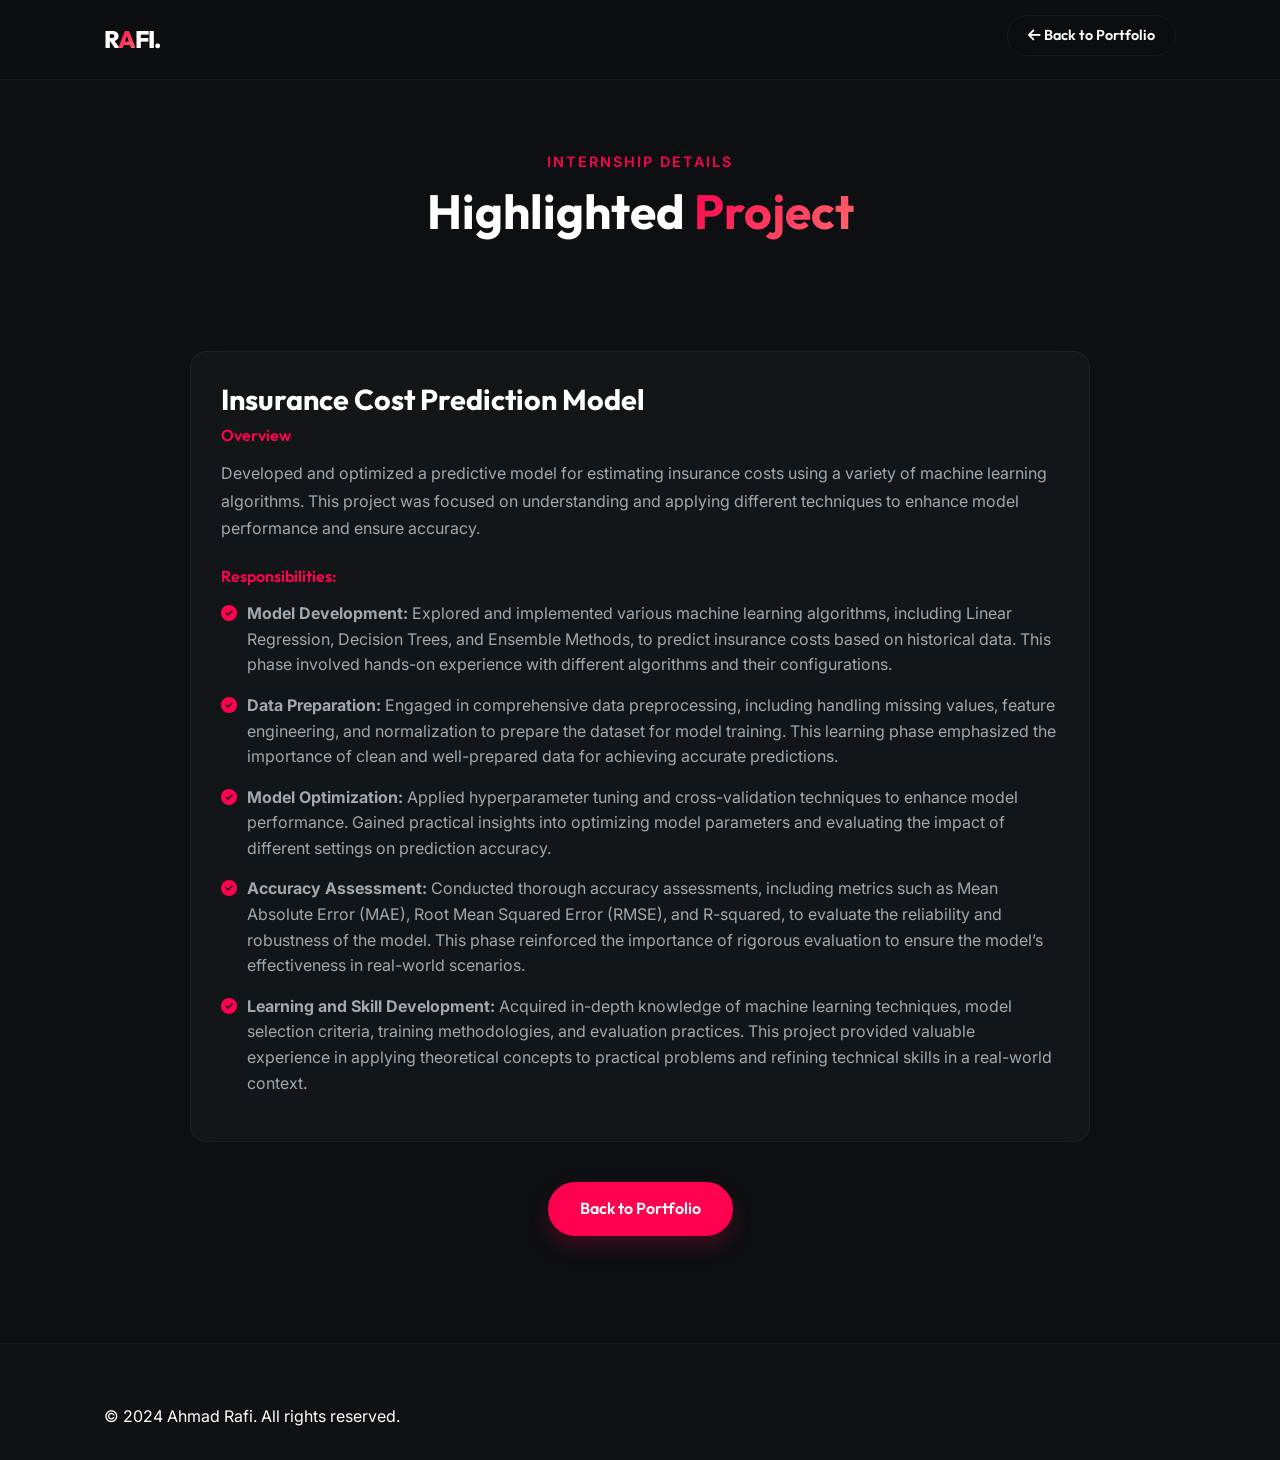
<file: intern.html>
<!DOCTYPE html>
<html lang="en">

<head>
    <meta charset="UTF-8">
    <meta name="viewport" content="width=device-width, initial-scale=1.0">
    <title>Internship Experience | Ahmad Rafi</title>

    <link rel="stylesheet" href="https://cdnjs.cloudflare.com/ajax/libs/font-awesome/6.4.0/css/all.min.css">
    <link rel="stylesheet" href="assets/css/premium-design.css">
    <link rel="shortcut icon" type="image/x-icon" href="assets/images/favicon.ico">
    <link href="https://unpkg.com/aos@2.3.1/dist/aos.css" rel="stylesheet">
</head>

<body>
    <nav class="navbar text-white" style="background: rgba(13, 15, 18, 0.9);">
        <div class="container nav-container">
            <div class="logo">
                <a href="index.html" class="logo-text">R<span class="text-primary-gradient">A</span>FI.</a>
            </div>
            <div class="desktop-menu">
                <a href="index.html" class="btn btn-outline" style="padding: 8px 20px; font-size: 0.9rem;">
                    <i class="fas fa-arrow-left"></i> Back to Portfolio
                </a>
            </div>
        </div>
    </nav>
    <section class="section" style="padding-top: 150px; padding-bottom: 50px;">
        <div class="container">
            <div class="section-header" data-aos="fade-up">
                <span class="section-subtitle">Internship Details</span>
                <h2 class="section-title">Highlighted <span class="text-primary-gradient">Project</span></h2>
            </div>
        </div>
    </section>
    <section class="section" style="padding-top: 0; min-height: 60vh;">
        <div class="container">
            <div style="max-width: 900px; margin: 0 auto;">
                <div class="glass-card" data-aos="fade-up" data-aos-delay="100">
                    <h2 style="font-size: 1.8rem; margin-bottom: 10px;">Insurance Cost Prediction Model</h2>
                    <h4 style="color: var(--primary); margin-bottom: 15px; font-weight: 600;">Overview</h4>
                    <p style="color: var(--text-secondary); margin-bottom: 25px; line-height: 1.7;">
                        Developed and optimized a predictive model for estimating insurance costs using a variety of
                        machine learning algorithms. This project was focused on understanding and applying different
                        techniques to enhance model performance and ensure accuracy.
                    </p>

                    <h4 style="color: var(--primary); margin-bottom: 15px; font-weight: 600;">Responsibilities:</h4>
                    <ul style="color: var(--text-secondary); list-style-type: none; padding: 0;">
                        <li style="margin-bottom: 15px; display: flex; gap: 10px;"><i class="fas fa-check-circle"
                                style="color: var(--primary); margin-top: 4px;"></i> <span><b>Model Development:</b>
                                Explored and implemented various machine learning algorithms, including Linear
                                Regression, Decision Trees, and Ensemble Methods, to predict insurance costs based on
                                historical data. This phase involved hands-on experience with different algorithms and
                                their configurations.</span></li>

                        <li style="margin-bottom: 15px; display: flex; gap: 10px;"><i class="fas fa-check-circle"
                                style="color: var(--primary); margin-top: 4px;"></i> <span><b>Data Preparation:</b>
                                Engaged in comprehensive data preprocessing, including handling missing values, feature
                                engineering, and normalization to prepare the dataset for model training. This learning
                                phase emphasized the importance of clean and well-prepared data for achieving accurate
                                predictions.</span></li>

                        <li style="margin-bottom: 15px; display: flex; gap: 10px;"><i class="fas fa-check-circle"
                                style="color: var(--primary); margin-top: 4px;"></i> <span><b>Model Optimization:</b>
                                Applied hyperparameter tuning and cross-validation techniques to enhance model
                                performance. Gained practical insights into optimizing model parameters and evaluating
                                the impact of different settings on prediction accuracy.</span></li>

                        <li style="margin-bottom: 15px; display: flex; gap: 10px;"><i class="fas fa-check-circle"
                                style="color: var(--primary); margin-top: 4px;"></i> <span><b>Accuracy Assessment:</b>
                                Conducted thorough accuracy assessments, including metrics such as Mean Absolute Error
                                (MAE), Root Mean Squared Error (RMSE), and R-squared, to evaluate the reliability and
                                robustness of the model. This phase reinforced the importance of rigorous evaluation to
                                ensure the model’s effectiveness in real-world scenarios.</span></li>

                        <li style="margin-bottom: 15px; display: flex; gap: 10px;"><i class="fas fa-check-circle"
                                style="color: var(--primary); margin-top: 4px;"></i> <span><b>Learning and Skill
                                    Development:</b> Acquired in-depth knowledge of machine learning techniques, model
                                selection criteria, training methodologies, and evaluation practices. This project
                                provided valuable experience in applying theoretical concepts to practical problems and
                                refining technical skills in a real-world context.</span></li>
                    </ul>
                </div>

            </div>

            <div style="text-align: center; margin-top: 40px;" data-aos="fade-up">
                <a href="index.html" class="btn btn-primary">Back to Portfolio</a>
            </div>
        </div>
    </section>
    <footer class="footer">
        <div class="container text-center">
            <p class="text-muted">&copy; 2024 Ahmad Rafi. All rights reserved.</p>
        </div>
    </footer>
    <script src="https://unpkg.com/aos@2.3.1/dist/aos.js"></script>
    <script>
        AOS.init({ once: true, offset: 50 });
    </script>
</body>

</html>
</file>
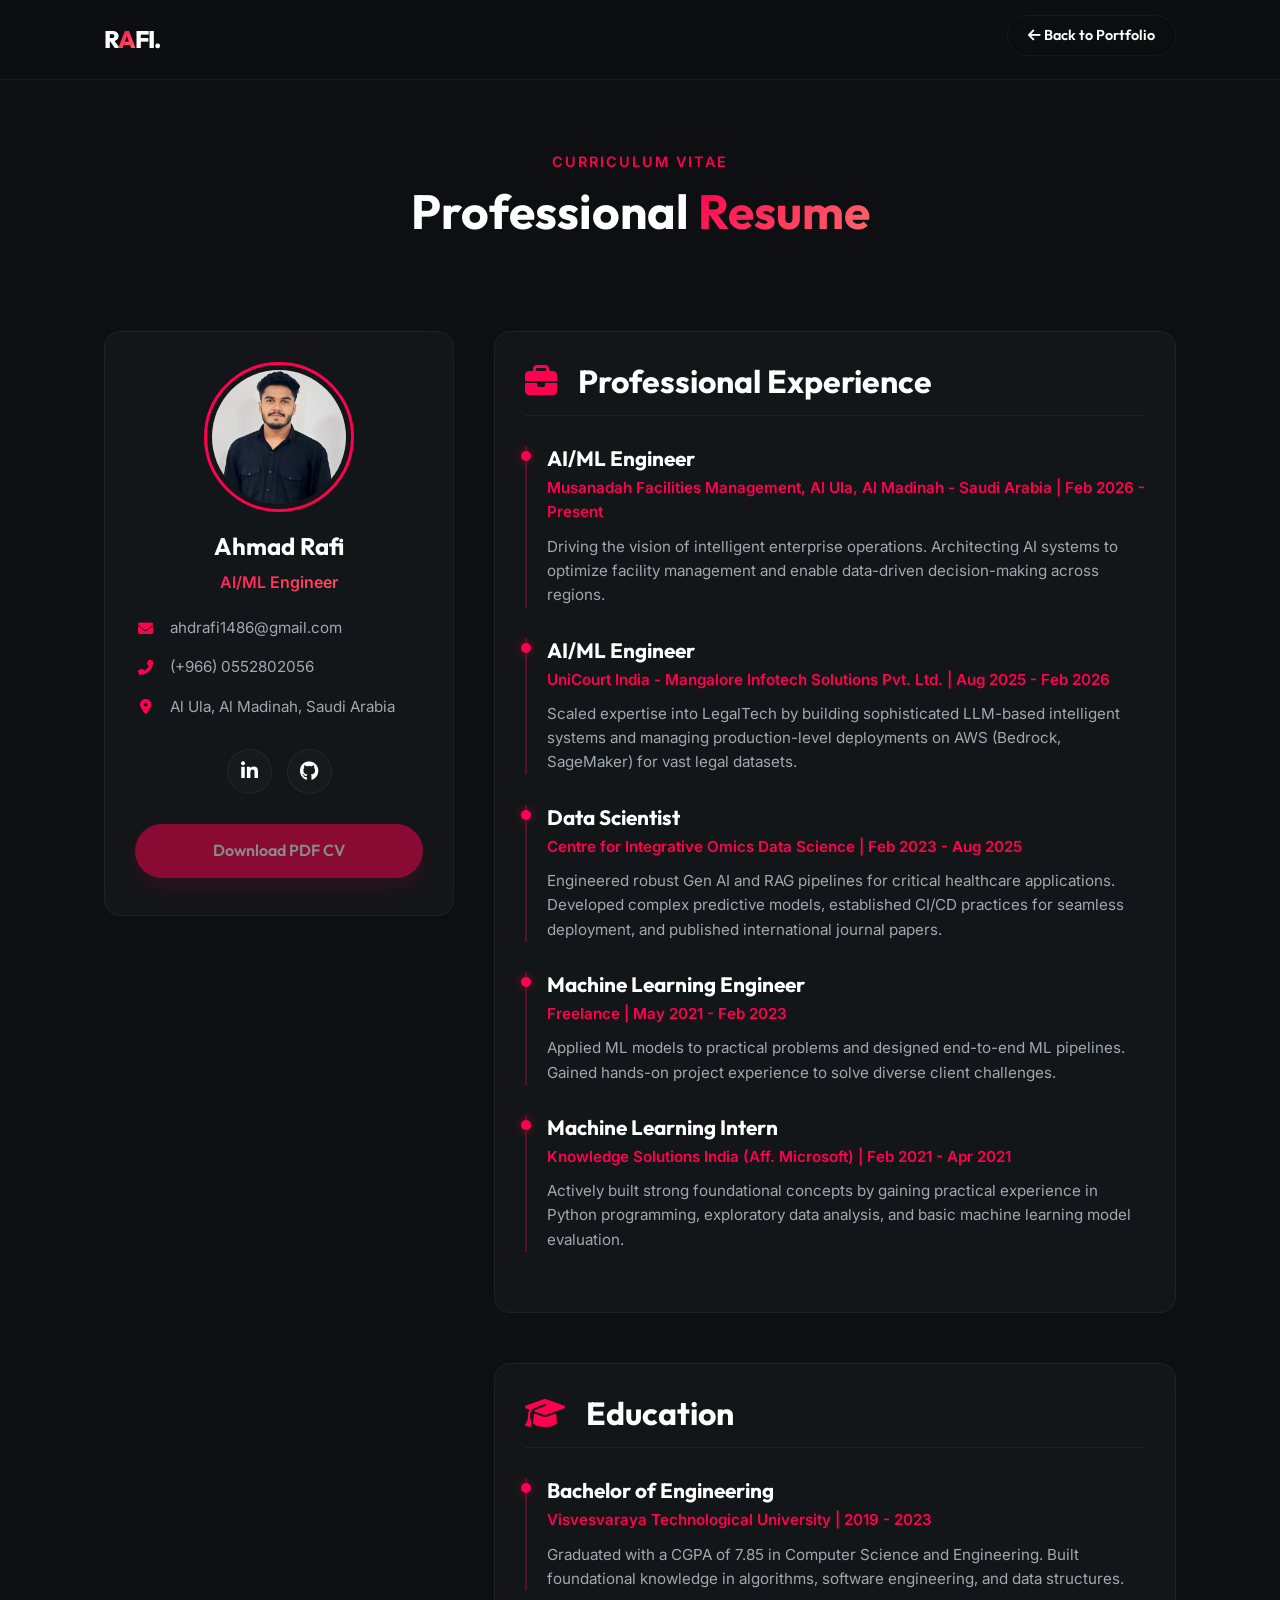
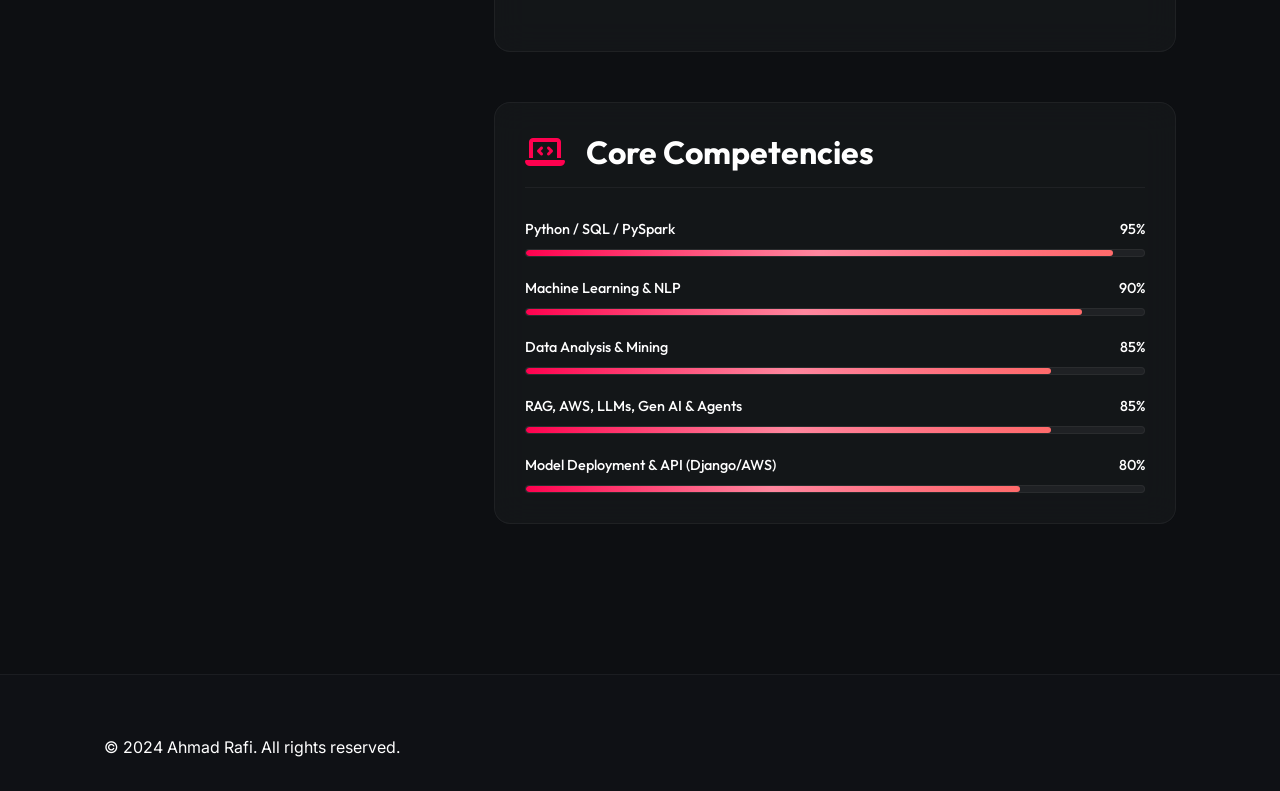
<file: resume.html>
<!DOCTYPE html>
<html lang="en">

<head>
    <meta charset="UTF-8">
    <meta name="viewport" content="width=device-width, initial-scale=1.0">
    <title>Detailed Resume | Ahmad Rafi</title>

    <link rel="stylesheet" href="https://cdnjs.cloudflare.com/ajax/libs/font-awesome/6.4.0/css/all.min.css">
    <link rel="stylesheet" href="assets/css/premium-design.css">
    <link rel="shortcut icon" type="image/x-icon" href="assets/images/favicon.ico">
    <link href="https://unpkg.com/aos@2.3.1/dist/aos.css" rel="stylesheet">

    <style>
        .resume-grid {
            display: grid;
            grid-template-columns: 350px 1fr;
            gap: 40px;
        }

        .resume-sidebar {
            position: sticky;
            top: 100px;
            height: max-content;
        }

        .contact-info-list {
            margin-top: 20px;
        }

        .contact-info-list li {
            display: flex;
            align-items: center;
            gap: 15px;
            margin-bottom: 15px;
            color: var(--text-secondary);
            font-size: 0.95rem;
        }

        .contact-info-list i {
            color: var(--primary);
            width: 20px;
            text-align: center;
        }

        .resume-section {
            margin-bottom: 50px;
        }

        .resume-section-title {
            font-size: 2rem;
            margin-bottom: 30px;
            padding-bottom: 15px;
            border-bottom: 1px solid var(--glass-border);
            color: var(--text-primary);
        }

        .resume-item {
            margin-bottom: 30px;
            position: relative;
            padding-left: 20px;
            border-left: 2px solid rgba(255, 1, 79, 0.3);
        }

        .resume-item::before {
            content: '';
            position: absolute;
            top: 5px;
            left: -6px;
            width: 10px;
            height: 10px;
            border-radius: 50%;
            background: var(--primary);
            box-shadow: 0 0 10px var(--primary-glow);
        }

        .resume-item-title {
            font-size: 1.3rem;
            color: var(--text-primary);
            margin-bottom: 5px;
        }

        .resume-item-subtitle {
            color: var(--primary);
            font-weight: 600;
            margin-bottom: 10px;
            font-size: 0.95rem;
        }

        .resume-item-desc {
            color: var(--text-secondary);
            line-height: 1.6;
            font-size: 0.95rem;
        }

        /* Skill Bars */
        .skill-list {
            display: flex;
            flex-direction: column;
            gap: 20px;
        }

        .skill-bar-container {
            width: 100%;
        }

        .skill-meta {
            display: flex;
            justify-content: space-between;
            margin-bottom: 8px;
            font-family: var(--font-heading);
            font-weight: 500;
            font-size: 0.9rem;
        }

        .skill-track {
            height: 8px;
            background: rgba(255, 255, 255, 0.05);
            border-radius: 10px;
            overflow: hidden;
            border: 1px solid var(--glass-border);
        }

        .skill-progress {
            height: 100%;
            background: linear-gradient(90deg, var(--primary) 0%, #ff6b6b 100%);
            border-radius: 10px;
            position: relative;
        }

        .skill-progress::after {
            content: '';
            position: absolute;
            top: 0;
            left: 0;
            bottom: 0;
            right: 0;
            background: linear-gradient(90deg, rgba(255, 255, 255, 0) 0%, rgba(255, 255, 255, 0.4) 50%, rgba(255, 255, 255, 0) 100%);
            animation: shimmer 2s infinite linear;
        }

        @keyframes shimmer {
            0% {
                transform: translateX(-100%);
            }

            100% {
                transform: translateX(100%);
            }
        }

        @media (max-width: 992px) {
            .resume-grid {
                grid-template-columns: 1fr;
            }

            .resume-sidebar {
                position: relative;
                top: 0;
            }
        }
    </style>
</head>

<body>
    <nav class="navbar text-white" style="background: rgba(13, 15, 18, 0.9);">
        <div class="container nav-container">
            <div class="logo">
                <a href="index.html" class="logo-text">R<span class="text-primary-gradient">A</span>FI.</a>
            </div>
            <div class="desktop-menu">
                <a href="index.html" class="btn btn-outline" style="padding: 8px 20px; font-size: 0.9rem;">
                    <i class="fas fa-arrow-left"></i> Back to Portfolio
                </a>
            </div>
        </div>
    </nav>
    <section class="section" style="padding-top: 150px; padding-bottom: 30px;">
        <div class="container">
            <div class="section-header" data-aos="fade-up">
                <span class="section-subtitle">Curriculum Vitae</span>
                <h2 class="section-title">Professional <span class="text-primary-gradient">Resume</span></h2>
            </div>
        </div>
    </section>
    <section class="section" style="padding-top: 0;">
        <div class="container resume-grid">
            <div class="resume-sidebar" data-aos="fade-right">
                <div class="glass-card" style="text-align: center; margin-bottom: 30px;">
                    <div
                        style="width: 150px; height: 150px; margin: 0 auto 20px; border-radius: 50%; overflow: hidden; border: 3px solid var(--primary); padding: 5px;">
                        <img src="assets/images/slider/rafi_new.png" alt="Ahmad Rafi"
                            style="width: 100%; height: 100%; object-fit: cover; border-radius: 50%; background: var(--bg-dark);">
                    </div>
                    <h3 style="font-size: 1.5rem; margin-bottom: 10px;">Ahmad Rafi</h3>
                    <p class="text-primary-gradient" style="font-weight: 600; margin-bottom: 20px;">AI/ML Engineer</p>

                    <ul class="contact-info-list" style="text-align: left;">
                        <li><i class="fas fa-envelope"></i> ahdrafi1486@gmail.com</li>
                        <li><i class="fas fa-phone-alt"></i> (+966) 0552802056</li>
                        <li><i class="fas fa-map-marker-alt"></i> Al Ula, Al Madinah, Saudi Arabia</li>
                    </ul>

                    <div style="margin-top: 30px; display: flex; justify-content: center; gap: 15px;">
                        <a href="https://www.linkedin.com/in/ahmadrafi07/" target="_blank" class="social-icon"><i
                                class="fab fa-linkedin-in"></i></a>
                        <a href="https://github.com/ahd-rafi" target="_blank" class="social-icon"><i
                                class="fab fa-github"></i></a>
                    </div>

                    <a href="javascript:void(0)" class="btn btn-primary btn-disabled"
                        style="width: 100%; margin-top: 30px; opacity: 0.5; pointer-events: none; cursor: not-allowed;">
                        Download PDF CV
                    </a>
                </div>
            </div>
            <div class="resume-main" data-aos="fade-left">
                <div class="resume-section glass-card">
                    <h3 class="resume-section-title"><i class="fas fa-briefcase"
                            style="color: var(--primary); margin-right: 15px;"></i> Professional Experience</h3>

                    <div class="resume-item">
                        <h4 class="resume-item-title">AI/ML Engineer</h4>
                        <div class="resume-item-subtitle">Musanadah Facilities Management, Al Ula, Al Madinah - Saudi
                            Arabia | Feb 2026 - Present
                        </div>
                        <p class="resume-item-desc">
                            Driving the vision of intelligent enterprise operations. Architecting AI systems to optimize
                            facility management and enable data-driven decision-making across regions.
                        </p>
                    </div>

                    <div class="resume-item">
                        <h4 class="resume-item-title">AI/ML Engineer</h4>
                        <div class="resume-item-subtitle">UniCourt India - Mangalore Infotech Solutions Pvt. Ltd. | Aug
                            2025 - Feb 2026
                        </div>
                        <p class="resume-item-desc">
                            Scaled expertise into LegalTech by building sophisticated LLM-based intelligent systems and
                            managing production-level deployments on AWS (Bedrock, SageMaker) for vast legal datasets.
                        </p>
                    </div>

                    <div class="resume-item">
                        <h4 class="resume-item-title">Data Scientist</h4>
                        <div class="resume-item-subtitle">Centre for Integrative Omics Data Science | Feb 2023 - Aug
                            2025
                        </div>
                        <p class="resume-item-desc">
                            Engineered robust Gen AI and RAG pipelines for critical healthcare applications. Developed
                            complex predictive models, established CI/CD practices for seamless deployment, and
                            published international journal papers.
                        </p>
                    </div>

                    <div class="resume-item">
                        <h4 class="resume-item-title">Machine Learning Engineer</h4>
                        <div class="resume-item-subtitle">Freelance | May 2021 - Feb 2023
                        </div>
                        <p class="resume-item-desc">
                            Applied ML models to practical problems and designed end-to-end ML pipelines. Gained
                            hands-on project experience to solve diverse client challenges.
                        </p>
                    </div>

                    <div class="resume-item">
                        <h4 class="resume-item-title">Machine Learning Intern</h4>
                        <div class="resume-item-subtitle">Knowledge Solutions India (Aff. Microsoft) | Feb 2021 - Apr
                            2021</div>
                        <p class="resume-item-desc">
                            Actively built strong foundational concepts by gaining practical experience in Python
                            programming, exploratory data analysis, and basic machine learning model evaluation.
                        </p>
                    </div>
                </div>
                <div class="resume-section glass-card">
                    <h3 class="resume-section-title"><i class="fas fa-graduation-cap"
                            style="color: var(--primary); margin-right: 15px;"></i> Education</h3>

                    <div class="resume-item">
                        <h4 class="resume-item-title">Bachelor of Engineering</h4>
                        <div class="resume-item-subtitle">Visvesvaraya Technological University | 2019 - 2023</div>
                        <p class="resume-item-desc">
                            Graduated with a CGPA of 7.85 in Computer Science and Engineering. Built foundational
                            knowledge in algorithms, software engineering, and data structures.
                        </p>
                    </div>
                </div>
                <div class="resume-section glass-card">
                    <h3 class="resume-section-title"><i class="fas fa-laptop-code"
                            style="color: var(--primary); margin-right: 15px;"></i> Core Competencies</h3>

                    <div class="skill-list">
                        <div class="skill-bar-container">
                            <div class="skill-meta"><span>Python / SQL / PySpark</span> <span>95%</span></div>
                            <div class="skill-track">
                                <div class="skill-progress" style="width: 95%"></div>
                            </div>
                        </div>

                        <div class="skill-bar-container">
                            <div class="skill-meta"><span>Machine Learning & NLP</span> <span>90%</span></div>
                            <div class="skill-track">
                                <div class="skill-progress" style="width: 90%"></div>
                            </div>
                        </div>

                        <div class="skill-bar-container">
                            <div class="skill-meta"><span>Data Analysis & Mining</span> <span>85%</span></div>
                            <div class="skill-track">
                                <div class="skill-progress" style="width: 85%"></div>
                            </div>
                        </div>

                        <div class="skill-bar-container">
                            <div class="skill-meta"><span>RAG, AWS, LLMs, Gen AI & Agents</span> <span>85%</span></div>
                            <div class="skill-track">
                                <div class="skill-progress" style="width: 85%"></div>
                            </div>
                        </div>

                        <div class="skill-bar-container">
                            <div class="skill-meta"><span>Model Deployment & API (Django/AWS)</span> <span>80%</span>
                            </div>
                            <div class="skill-track">
                                <div class="skill-progress" style="width: 80%"></div>
                            </div>
                        </div>
                    </div>
                </div>

            </div>
        </div>
    </section>
    <footer class="footer">
        <div class="container text-center">
            <p class="text-muted">&copy; 2024 Ahmad Rafi. All rights reserved.</p>
        </div>
    </footer>
    <script src="https://unpkg.com/aos@2.3.1/dist/aos.js"></script>
    <script>
        AOS.init({ once: true, offset: 50 });
    </script>
</body>

</html>
</file>
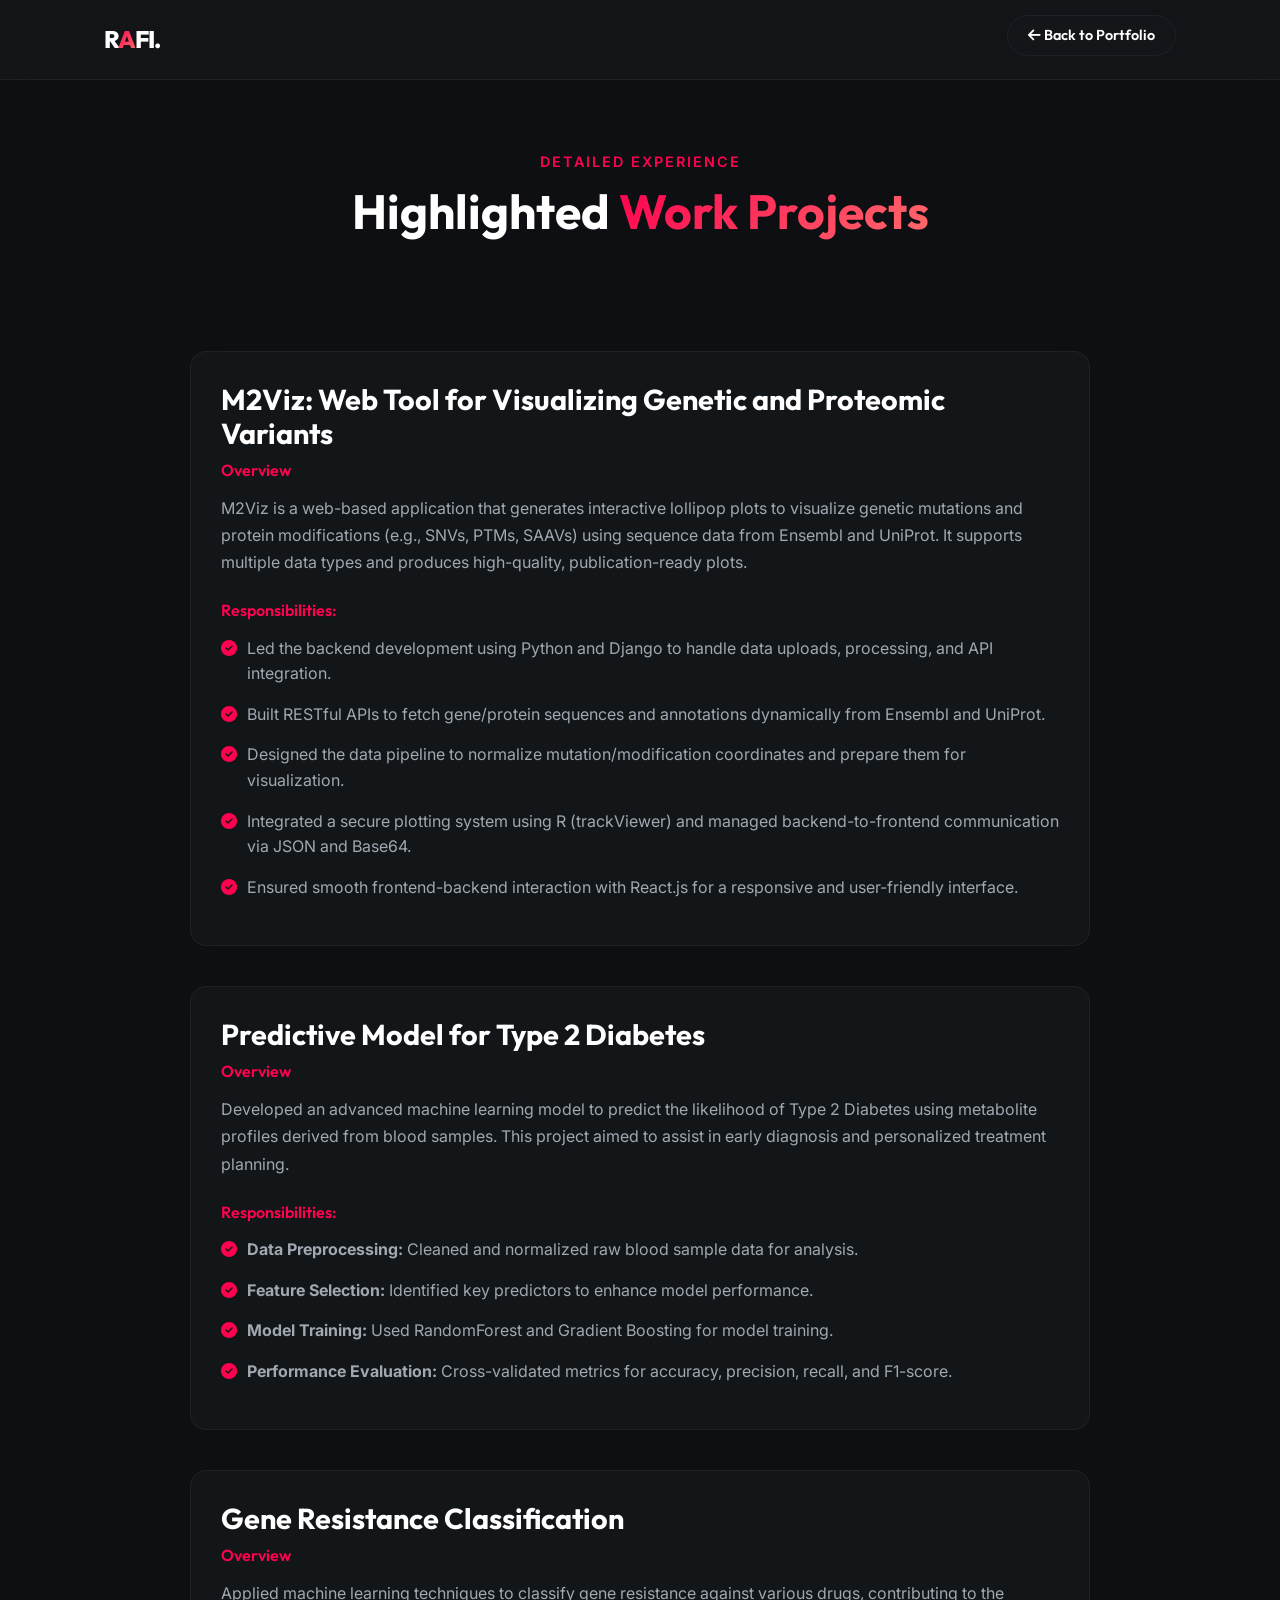
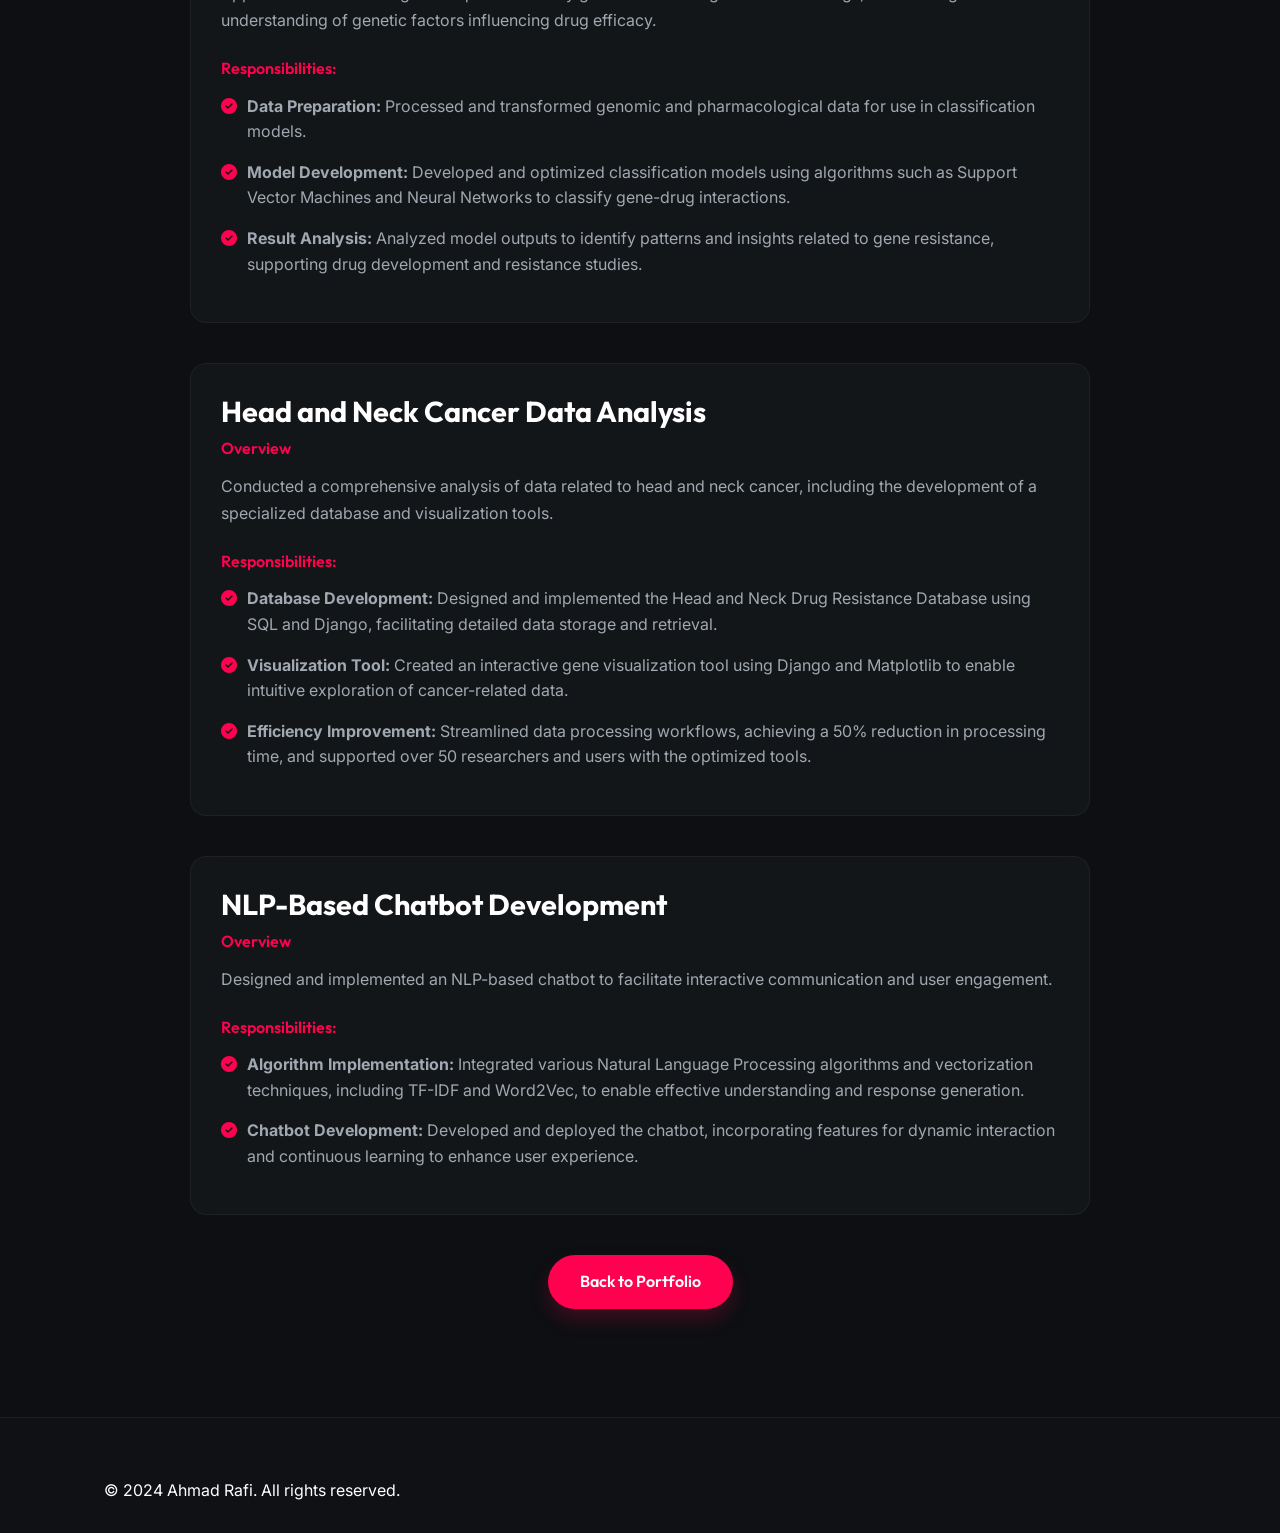
<file: work.html>
<!DOCTYPE html>
<html lang="en">

<head>
    <meta charset="UTF-8">
    <meta name="viewport" content="width=device-width, initial-scale=1.0">
    <title>Work Experience | Ahmad Rafi</title>

    <link rel="stylesheet" href="https://cdnjs.cloudflare.com/ajax/libs/font-awesome/6.4.0/css/all.min.css">
    <link rel="stylesheet" href="assets/css/premium-design.css">
    <link rel="shortcut icon" type="image/x-icon" href="assets/images/favicon.ico">
    <link href="https://unpkg.com/aos@2.3.1/dist/aos.css" rel="stylesheet">
</head>

<body>
    <nav class="navbar text-white">
        <div class="container nav-container">
            <div class="logo">
                <a href="index.html" class="logo-text">R<span class="text-primary-gradient">A</span>FI.</a>
            </div>
            <div class="desktop-menu">
                <a href="index.html" class="btn btn-outline" style="padding: 8px 20px; font-size: 0.9rem;">
                    <i class="fas fa-arrow-left"></i> Back to Portfolio
                </a>
            </div>
        </div>
    </nav>
    <section class="section" style="padding-top: 150px; padding-bottom: 50px;">
        <div class="container">
            <div class="section-header" data-aos="fade-up">
                <span class="section-subtitle">Detailed Experience</span>
                <h2 class="section-title">Highlighted <span class="text-primary-gradient">Work Projects</span></h2>
            </div>
        </div>
    </section>
    <section class="section" style="padding-top: 0;">
        <div class="container">
            <div style="max-width: 900px; margin: 0 auto; display: flex; flex-direction: column; gap: 40px;">
                <div class="glass-card" data-aos="fade-up" data-aos-delay="100">
                    <h2 style="font-size: 1.8rem; margin-bottom: 10px;">M2Viz: Web Tool for Visualizing Genetic and
                        Proteomic Variants</h2>
                    <h4 style="color: var(--primary); margin-bottom: 15px; font-weight: 600;">Overview</h4>
                    <p style="color: var(--text-secondary); margin-bottom: 25px; line-height: 1.7;">
                        M2Viz is a web-based application that generates interactive lollipop plots to visualize genetic
                        mutations and protein modifications (e.g., SNVs, PTMs, SAAVs) using sequence data from Ensembl
                        and UniProt. It supports multiple data types and produces high-quality, publication-ready plots.
                    </p>

                    <h4 style="color: var(--primary); margin-bottom: 15px; font-weight: 600;">Responsibilities:</h4>
                    <ul style="color: var(--text-secondary); list-style-type: none; padding: 0;">
                        <li style="margin-bottom: 15px; display: flex; gap: 10px;"><i class="fas fa-check-circle"
                                style="color: var(--primary); margin-top: 4px;"></i> <span>Led the backend development
                                using Python and Django to handle data uploads, processing, and API integration.</span>
                        </li>
                        <li style="margin-bottom: 15px; display: flex; gap: 10px;"><i class="fas fa-check-circle"
                                style="color: var(--primary); margin-top: 4px;"></i> <span>Built RESTful APIs to fetch
                                gene/protein sequences and annotations dynamically from Ensembl and UniProt.</span></li>
                        <li style="margin-bottom: 15px; display: flex; gap: 10px;"><i class="fas fa-check-circle"
                                style="color: var(--primary); margin-top: 4px;"></i> <span>Designed the data pipeline to
                                normalize mutation/modification coordinates and prepare them for visualization.</span>
                        </li>
                        <li style="margin-bottom: 15px; display: flex; gap: 10px;"><i class="fas fa-check-circle"
                                style="color: var(--primary); margin-top: 4px;"></i> <span>Integrated a secure plotting
                                system using R (trackViewer) and managed backend-to-frontend communication via JSON and
                                Base64.</span></li>
                        <li style="margin-bottom: 15px; display: flex; gap: 10px;"><i class="fas fa-check-circle"
                                style="color: var(--primary); margin-top: 4px;"></i> <span>Ensured smooth
                                frontend-backend interaction with React.js for a responsive and user-friendly
                                interface.</span></li>
                    </ul>
                </div>
                <div class="glass-card" data-aos="fade-up" data-aos-delay="200">
                    <h2 style="font-size: 1.8rem; margin-bottom: 10px;">Predictive Model for Type 2 Diabetes</h2>
                    <h4 style="color: var(--primary); margin-bottom: 15px; font-weight: 600;">Overview</h4>
                    <p style="color: var(--text-secondary); margin-bottom: 25px; line-height: 1.7;">
                        Developed an advanced machine learning model to predict the likelihood of Type 2 Diabetes using
                        metabolite profiles derived from blood samples. This project aimed to assist in early diagnosis
                        and personalized treatment planning.
                    </p>

                    <h4 style="color: var(--primary); margin-bottom: 15px; font-weight: 600;">Responsibilities:</h4>
                    <ul style="color: var(--text-secondary); list-style-type: none; padding: 0;">
                        <li style="margin-bottom: 15px; display: flex; gap: 10px;"><i class="fas fa-check-circle"
                                style="color: var(--primary); margin-top: 4px;"></i> <span><b>Data Preprocessing:</b>
                                Cleaned and normalized raw blood sample data for analysis.</span></li>
                        <li style="margin-bottom: 15px; display: flex; gap: 10px;"><i class="fas fa-check-circle"
                                style="color: var(--primary); margin-top: 4px;"></i> <span><b>Feature Selection:</b>
                                Identified key predictors to enhance model performance.</span></li>
                        <li style="margin-bottom: 15px; display: flex; gap: 10px;"><i class="fas fa-check-circle"
                                style="color: var(--primary); margin-top: 4px;"></i> <span><b>Model Training:</b> Used
                                RandomForest and Gradient Boosting for model training.</span></li>
                        <li style="margin-bottom: 15px; display: flex; gap: 10px;"><i class="fas fa-check-circle"
                                style="color: var(--primary); margin-top: 4px;"></i> <span><b>Performance
                                    Evaluation:</b> Cross-validated metrics for accuracy, precision, recall, and
                                F1-score.</span></li>
                    </ul>
                </div>
                <div class="glass-card" data-aos="fade-up" data-aos-delay="300">
                    <h2 style="font-size: 1.8rem; margin-bottom: 10px;">Gene Resistance Classification</h2>
                    <h4 style="color: var(--primary); margin-bottom: 15px; font-weight: 600;">Overview</h4>
                    <p style="color: var(--text-secondary); margin-bottom: 25px; line-height: 1.7;">
                        Applied machine learning techniques to classify gene resistance against various drugs,
                        contributing to the understanding of genetic factors influencing drug efficacy.
                    </p>

                    <h4 style="color: var(--primary); margin-bottom: 15px; font-weight: 600;">Responsibilities:</h4>
                    <ul style="color: var(--text-secondary); list-style-type: none; padding: 0;">
                        <li style="margin-bottom: 15px; display: flex; gap: 10px;"><i class="fas fa-check-circle"
                                style="color: var(--primary); margin-top: 4px;"></i> <span><b>Data Preparation:</b>
                                Processed and transformed genomic and pharmacological data for use in classification
                                models.</span></li>
                        <li style="margin-bottom: 15px; display: flex; gap: 10px;"><i class="fas fa-check-circle"
                                style="color: var(--primary); margin-top: 4px;"></i> <span><b>Model Development:</b>
                                Developed and optimized classification models using algorithms such as Support Vector
                                Machines and Neural Networks to classify gene-drug interactions.</span></li>
                        <li style="margin-bottom: 15px; display: flex; gap: 10px;"><i class="fas fa-check-circle"
                                style="color: var(--primary); margin-top: 4px;"></i> <span><b>Result Analysis:</b>
                                Analyzed model outputs to identify patterns and insights related to gene resistance,
                                supporting drug development and resistance studies.</span></li>
                    </ul>
                </div>
                <div class="glass-card" data-aos="fade-up" data-aos-delay="400">
                    <h2 style="font-size: 1.8rem; margin-bottom: 10px;">Head and Neck Cancer Data Analysis</h2>
                    <h4 style="color: var(--primary); margin-bottom: 15px; font-weight: 600;">Overview</h4>
                    <p style="color: var(--text-secondary); margin-bottom: 25px; line-height: 1.7;">
                        Conducted a comprehensive analysis of data related to head and neck cancer, including the
                        development of a specialized database and visualization tools.
                    </p>

                    <h4 style="color: var(--primary); margin-bottom: 15px; font-weight: 600;">Responsibilities:</h4>
                    <ul style="color: var(--text-secondary); list-style-type: none; padding: 0;">
                        <li style="margin-bottom: 15px; display: flex; gap: 10px;"><i class="fas fa-check-circle"
                                style="color: var(--primary); margin-top: 4px;"></i> <span><b>Database Development:</b>
                                Designed and implemented the Head and Neck Drug Resistance Database using SQL and
                                Django, facilitating detailed data storage and retrieval.</span></li>
                        <li style="margin-bottom: 15px; display: flex; gap: 10px;"><i class="fas fa-check-circle"
                                style="color: var(--primary); margin-top: 4px;"></i> <span><b>Visualization Tool:</b>
                                Created an interactive gene visualization tool using Django and Matplotlib to enable
                                intuitive exploration of cancer-related data.</span></li>
                        <li style="margin-bottom: 15px; display: flex; gap: 10px;"><i class="fas fa-check-circle"
                                style="color: var(--primary); margin-top: 4px;"></i> <span><b>Efficiency
                                    Improvement:</b> Streamlined data processing workflows, achieving a 50% reduction in
                                processing time, and supported over 50 researchers and users with the optimized
                                tools.</span></li>
                    </ul>
                </div>
                <div class="glass-card" data-aos="fade-up" data-aos-delay="500">
                    <h2 style="font-size: 1.8rem; margin-bottom: 10px;">NLP-Based Chatbot Development</h2>
                    <h4 style="color: var(--primary); margin-bottom: 15px; font-weight: 600;">Overview</h4>
                    <p style="color: var(--text-secondary); margin-bottom: 25px; line-height: 1.7;">
                        Designed and implemented an NLP-based chatbot to facilitate interactive communication and user
                        engagement.
                    </p>

                    <h4 style="color: var(--primary); margin-bottom: 15px; font-weight: 600;">Responsibilities:</h4>
                    <ul style="color: var(--text-secondary); list-style-type: none; padding: 0;">
                        <li style="margin-bottom: 15px; display: flex; gap: 10px;"><i class="fas fa-check-circle"
                                style="color: var(--primary); margin-top: 4px;"></i> <span><b>Algorithm
                                    Implementation:</b> Integrated various Natural Language Processing algorithms and
                                vectorization techniques, including TF-IDF and Word2Vec, to enable effective
                                understanding and response generation.</span></li>
                        <li style="margin-bottom: 15px; display: flex; gap: 10px;"><i class="fas fa-check-circle"
                                style="color: var(--primary); margin-top: 4px;"></i> <span><b>Chatbot Development:</b>
                                Developed and deployed the chatbot, incorporating features for dynamic interaction and
                                continuous learning to enhance user experience.</span></li>
                    </ul>
                </div>

            </div>

            <div style="text-align: center; margin-top: 40px;" data-aos="fade-up">
                <a href="index.html" class="btn btn-primary">Back to Portfolio</a>
            </div>
        </div>
    </section>
    <footer class="footer">
        <div class="container text-center">
            <p class="text-muted">&copy; 2024 Ahmad Rafi. All rights reserved.</p>
        </div>
    </footer>
    <script src="https://unpkg.com/aos@2.3.1/dist/aos.js"></script>
    <script>
        AOS.init({
            once: true,
            offset: 50,
        });

        // Navbar Scroll Effect
        window.addEventListener('scroll', () => {
            const navbar = document.querySelector('.navbar');
            if (window.scrollY > 10) {
                navbar.style.background = 'rgba(13, 15, 18, 0.9)';
                navbar.style.boxShadow = '0 4px 20px rgba(0,0,0,0.5)';
            } else {
                navbar.style.background = 'rgba(25, 27, 31, 0.5)';
                navbar.style.boxShadow = 'none';
            }
        });
    </script>
</body>

</html>
</file>
<file: assets/css/premium-design.css>
@import url('https://fonts.googleapis.com/css2?family=Inter:wght@300;400;500;600&family=Outfit:wght@300;400;500;600;700;800&display=swap');

:root {
  /* Brand Colors */
  --primary: #ff014f;
  --primary-glow: rgba(255, 1, 79, 0.5);
  --primary-hover: #d1003f;
  
  /* Dark Mode Base */
  --bg-dark: #0f1115;
  --bg-darker: #0d0f12;
  --bg-card: rgba(30, 33, 37, 0.4);
  --bg-card-hover: rgba(30, 33, 37, 0.8);
  
  /* Glassmorphism */
  --glass-bg: rgba(25, 27, 31, 0.5);
  --glass-border: rgba(255, 255, 255, 0.05);
  --glass-shadow: 0 8px 32px 0 rgba(0, 0, 0, 0.37);
  
  /* Text */
  --text-primary: #ffffff;
  --text-secondary: #a0a8b1;
  --text-muted: #6b7280;
  
  /* Typography */
  --font-body: 'Inter', sans-serif;
  --font-heading: 'Outfit', sans-serif;
  
  /* Layout */
  --container: 1200px;
  --nav-height: 80px;
  --radius-sm: 8px;
  --radius-md: 16px;
  --radius-lg: 24px;
}

* {
  margin: 0;
  padding: 0;
  box-sizing: border-box;
}

html {
  scroll-behavior: smooth;
  background-color: var(--bg-darker);
}

body {
  font-family: var(--font-body);
  background-color: var(--bg-darker);
  color: var(--text-primary);
  line-height: 1.6;
  overflow-x: hidden;
  position: relative;
}

/* Base Gradients */
body::before {
  content: '';
  position: fixed;
  top: 0;
  left: 0;
  width: 100vw;
  height: 100vh;
  background: radial-gradient(circle at 10% 20%, rgba(255, 1, 79, 0.03) 0%, transparent 20%),
              radial-gradient(circle at 90% 80%, rgba(255, 1, 79, 0.04) 0%, transparent 30%);
  z-index: -1;
  pointer-events: none;
}

h1, h2, h3, h4, h5, h6 {
  font-family: var(--font-heading);
  font-weight: 700;
  color: var(--text-primary);
  line-height: 1.2;
}

a {
  text-decoration: none;
  color: inherit;
  transition: all 0.3s ease;
}

ul {
  list-style: none;
}

/* Utilities */
.container {
  max-width: var(--container);
  margin: 0 auto;
  padding: 0 5%;
}

.section {
  padding: 100px 0;
}

.section-header {
  text-align: center;
  margin-bottom: 60px;
}

.section-subtitle {
  color: var(--primary);
  font-size: 0.9rem;
  font-weight: 600;
  text-transform: uppercase;
  letter-spacing: 2px;
  margin-bottom: 10px;
  display: block;
}

.section-title {
  font-size: 3rem;
  color: var(--text-primary);
}

.text-gradient {
  background: linear-gradient(135deg, #fff 0%, #a0a8b1 100%);
  -webkit-background-clip: text;
  -webkit-text-fill-color: transparent;
}

.text-primary-gradient {
  background: linear-gradient(135deg, var(--primary) 0%, #ff6b6b 100%);
  -webkit-background-clip: text;
  -webkit-text-fill-color: transparent;
}

/* Buttons */
.btn {
  display: inline-block;
  padding: 14px 32px;
  border-radius: 50px;
  font-family: var(--font-heading);
  font-weight: 600;
  font-size: 1rem;
  cursor: pointer;
  transition: all 0.4s ease;
  position: relative;
  overflow: hidden;
  z-index: 1;
}

.btn::before {
  content: '';
  position: absolute;
  top: 0;
  left: 0;
  width: 0%;
  height: 100%;
  background: rgba(255, 255, 255, 0.1);
  transition: all 0.4s ease;
  z-index: -1;
}

.btn:hover::before {
  width: 100%;
}

.btn-primary {
  background: var(--primary);
  color: white;
  box-shadow: 0 10px 20px rgba(255, 1, 79, 0.2);
}

.btn-primary:hover {
  transform: translateY(-3px);
  box-shadow: 0 15px 25px rgba(255, 1, 79, 0.3);
}

.btn-outline {
  background: transparent;
  color: white;
  border: 1px solid var(--glass-border);
  backdrop-filter: blur(10px);
}

.btn-outline:hover {
  border-color: var(--primary);
  color: var(--primary);
  transform: translateY(-3px);
}

/* Disabled Buttons */
.btn-disabled {
  pointer-events: none;
  opacity: 0.5 !important;
  cursor: not-allowed !important;
}

.btn-disabled:hover {
  transform: none;
  box-shadow: none;
}

/* Glass Card */
.glass-card {
  background: var(--bg-card);
  backdrop-filter: blur(16px);
  -webkit-backdrop-filter: blur(16px);
  border: 1px solid var(--glass-border);
  border-radius: var(--radius-md);
  padding: 30px;
  transition: all 0.4s cubic-bezier(0.175, 0.885, 0.32, 1.275);
  position: relative;
  overflow: hidden;
}

.glass-card::before {
  content: '';
  position: absolute;
  top: 0;
  left: -100%;
  width: 50%;
  height: 100%;
  background: linear-gradient(to right, rgba(255,255,255,0) 0%, rgba(255,255,255,0.03) 50%, rgba(255,255,255,0) 100%);
  transform: skewX(-25deg);
  transition: all 0.7s ease;
}

.glass-card:hover {
  transform: translateY(-10px);
  background: var(--bg-card-hover);
  border-color: rgba(255, 1, 79, 0.3);
  box-shadow: 0 20px 40px rgba(0, 0, 0, 0.4), 0 0 20px rgba(255, 1, 79, 0.1);
}

.glass-card:hover::before {
  left: 200%;
}

/* Navigation */
.navbar {
  position: fixed;
  top: 0;
  left: 0;
  width: 100%;
  height: var(--nav-height);
  background: var(--glass-bg);
  backdrop-filter: blur(20px);
  -webkit-backdrop-filter: blur(20px);
  border-bottom: 1px solid var(--glass-border);
  z-index: 1000;
  transition: all 0.3s ease;
}

.nav-container {
  display: flex;
  justify-content: space-between;
  align-items: center;
  height: 100%;
}

.logo img {
  height: 40px;
  width: auto;
}

.logo-text {
  font-family: var(--font-heading);
  font-size: 1.5rem;
  font-weight: 800;
  letter-spacing: -1px;
}

.nav-links {
  display: flex;
  gap: 30px;
}

.nav-item {
  position: relative;
}

.nav-link {
  font-size: 0.95rem;
  font-weight: 500;
  color: var(--text-secondary);
  text-transform: capitalize;
  padding: 8px 0;
}

.nav-link:hover, .nav-link.active {
  color: white;
}

.nav-link::after {
  content: '';
  position: absolute;
  bottom: 0;
  left: 0;
  width: 0%;
  height: 2px;
  background: var(--primary);
  transition: width 0.3s ease;
}

.nav-link.active::after, .nav-link:hover::after {
  width: 100%;
}

.mobile-menu-btn {
  display: none;
  font-size: 1.5rem;
  color: white;
  cursor: pointer;
  background: none;
  border: none;
}

/* Hero Section */
.hero {
  min-height: 100vh;
  display: flex;
  align-items: center;
  padding-top: var(--nav-height);
  position: relative;
}

.hero-grid {
  display: grid;
  grid-template-columns: 1fr 1fr;
  gap: 50px;
  align-items: center;
}

.hero-content {
  z-index: 2;
}

.hero-greeting {
  font-size: 1.2rem;
  font-weight: 600;
  color: var(--text-secondary);
  margin-bottom: 15px;
  display: inline-block;
  padding: 5px 15px;
  border-radius: 50px;
  border: 1px solid var(--glass-border);
  background: var(--glass-bg);
}

.hero-title {
  font-size: 4.5rem;
  line-height: 1.1;
  margin-bottom: 20px;
}

.hero-title span {
  color: var(--primary);
  display: inline-block;
  position: relative;
}

.hero-title span::after {
  content: '';
  position: absolute;
  bottom: 8px;
  left: 0;
  width: 100%;
  height: 8px;
  background: var(--primary);
  z-index: -1;
  opacity: 0.3;
}

.hero-desc {
  font-size: 1.1rem;
  color: var(--text-secondary);
  max-width: 100%;
  margin-bottom: 40px;
  text-align: left;
  line-height: 1.75;
}

.hero-actions {
  display: flex;
  gap: 20px;
  align-items: center;
}

.social-links {
  display: flex;
  gap: 15px;
  margin-left: 20px;
}

.social-icon {
  width: 45px;
  height: 45px;
  display: flex;
  justify-content: center;
  align-items: center;
  border-radius: 50%;
  background: var(--bg-card);
  border: 1px solid var(--glass-border);
  color: #ffffff;
  font-size: 1.2rem;
  transition: all 0.3s ease;
}

.social-icon:hover {
  background: var(--primary);
  color: white;
  border-color: var(--primary);
  transform: translateY(-3px);
  box-shadow: 0 5px 15px rgba(255, 1, 79, 0.4);
}

.hero-image-wrapper {
  position: relative;
  z-index: 1;
  max-width: 400px;
  margin: 0 auto;
}

.hero-image-inner {
  position: relative;
  border-radius: var(--radius-lg);
  overflow: hidden;
  box-shadow: 0 30px 60px rgba(0, 0, 0, 0.5);
  border: 1px solid var(--glass-border);
  aspect-ratio: 1 / 1.1;
}

/* Color fade overlay removed */

.hero-image {
  width: 100%;
  height: 100%;
  display: block;
  object-fit: cover;
  object-position: center top;
}

.blob {
  position: absolute;
  filter: blur(80px);
  z-index: -1;
  border-radius: 50%;
}

.blob-1 {
  top: -10%;
  right: -10%;
  width: 300px;
  height: 300px;
  background: rgba(255, 1, 79, 0.15);
}

.blob-2 {
  bottom: -10%;
  left: -10%;
  width: 250px;
  height: 250px;
  background: rgba(255, 1, 79, 0.1);
}

/* Timeline (Experience & Education) */
.timeline-grid {
  display: grid;
  grid-template-columns: 1fr 1fr;
  gap: 40px;
}

.timeline {
  position: relative;
  padding-left: 30px;
}

.timeline::before {
  content: '';
  position: absolute;
  top: 0;
  left: 0;
  width: 2px;
  height: 100%;
  background: linear-gradient(to bottom, var(--primary) 0%, rgba(255, 1, 79, 0.1) 100%);
}

.timeline-item {
  position: relative;
  margin-bottom: 40px;
}

.timeline-item::before {
  content: '';
  position: absolute;
  top: 25px;
  left: -35px;
  width: 12px;
  height: 12px;
  border-radius: 50%;
  background: var(--bg-dark);
  border: 2px solid var(--primary);
  z-index: 2;
  box-shadow: 0 0 10px var(--primary-glow);
}

.timeline-date {
  color: var(--primary);
  font-family: var(--font-heading);
  font-weight: 500;
  font-size: 0.9rem;
  margin-bottom: 5px;
  display: block;
}

.timeline-title {
  font-size: 1.4rem;
  margin-bottom: 5px;
}

.timeline-subtitle {
  color: var(--text-secondary);
  font-size: 1rem;
  margin-bottom: 15px;
}

.timeline-desc {
  color: var(--text-muted);
  font-size: 0.95rem;
}

/* Skills */
.skills-grid {
  display: grid;
  grid-template-columns: repeat(auto-fill, minmax(200px, 1fr));
  gap: 20px;
}

.skill-item {
  display: flex;
  align-items: center;
  gap: 15px;
  padding: 20px;
  background: var(--bg-card);
  border: 1px solid var(--glass-border);
  border-radius: var(--radius-sm);
  transition: all 0.3s ease;
  cursor: default;
}

.skill-item:hover {
  background: var(--bg-card-hover);
  border-color: var(--primary);
  transform: translateY(-5px);
  box-shadow: 0 10px 20px rgba(0,0,0,0.2);
}

.skill-icon {
  font-size: 1.8rem;
  color: var(--primary);
  transition: all 0.3s ease;
}

.skill-item:hover .skill-icon {
  transform: scale(1.1);
  text-shadow: 0 0 15px rgba(255, 1, 79, 0.5);
}

.skill-name {
  font-weight: 600;
  font-family: var(--font-heading);
}

/* Projects & Certs */
.projects-grid {
  display: grid;
  grid-template-columns: repeat(auto-fill, minmax(280px, 1fr));
  gap: 20px;
  width: 100%;
}

.project-card {
  display: flex;
  flex-direction: column;
  height: 100%;
  padding: 20px !important;
}

.project-img-wrapper {
  width: 100%;
  height: 180px;
  border-radius: var(--radius-md);
  overflow: hidden;
  margin-bottom: 15px;
  position: relative;
}

/* Horizontal Endless Marquee for Certifications */
.cert-marquee-container {
  width: 100%;
  overflow: hidden;
  position: relative;
  display: flex;
  margin: 20px 0;
  padding: 20px 0;
}

.cert-marquee-container::before,
.cert-marquee-container::after {
  content: '';
  position: absolute;
  top: 0;
  width: 10%;
  height: 100%;
  z-index: 2;
  pointer-events: none;
}
.cert-marquee-container::before {
  left: 0;
  background: linear-gradient(to right, var(--bg-darker) 0%, transparent 100%);
}
.cert-marquee-container::after {
  right: 0;
  background: linear-gradient(to left, var(--bg-darker) 0%, transparent 100%);
}

.cert-marquee-inner {
  display: flex;
  width: max-content;
  animation: scrollLeft 35s linear infinite;
}

.cert-marquee-container:hover .cert-marquee-inner {
  animation-play-state: paused;
}

.cert-track {
  display: flex;
  gap: 30px;
  padding-right: 30px;
}

.cert-card {
  width: 320px;
  flex-shrink: 0;
  height: 100%;
  display: flex;
  flex-direction: column;
}

.cert-card .project-img-wrapper {
  height: 180px !important;
}

@keyframes scrollLeft {
  0% { transform: translateX(0); }
  100% { transform: translateX(calc(-50%)); }
}

.project-img {
  width: 100%;
  height: 100%;
  object-fit: cover;
  transition: transform 0.6s ease;
}

.project-card:hover .project-img {
  transform: scale(1.08);
}

.project-date {
  position: absolute;
  top: 15px;
  right: 15px;
  background: rgba(15, 17, 21, 0.8);
  backdrop-filter: blur(10px);
  padding: 5px 12px;
  border-radius: 20px;
  font-size: 0.8rem;
  color: white;
  font-weight: 500;
  border: 1px solid var(--glass-border);
}

.project-content {
  flex-grow: 1;
  display: flex;
  flex-direction: column;
}

.project-title {
  font-size: 1.4rem;
  margin-bottom: 10px;
  line-height: 1.3;
}

.project-subtitle {
  color: var(--text-secondary);
  font-size: 1rem;
  margin-bottom: 15px;
}

.project-desc {
  color: var(--text-muted);
  font-size: 0.95rem;
  margin-bottom: 20px;
  flex-grow: 1;
  display: -webkit-box;
  -webkit-line-clamp: 3;
  -webkit-box-orient: vertical;
  overflow: hidden;
}

.project-link {
  display: inline-flex;
  align-items: center;
  gap: 5px;
  color: var(--primary);
  font-weight: 600;
  font-family: var(--font-heading);
  margin-top: auto;
}

.project-link i {
  transition: transform 0.3s ease;
}

.project-link:hover i {
  transform: translate(5px, -5px);
}

/* Projects Pagination */
.projects-pagination-wrapper {
  position: relative;
  display: flex;
  align-items: center;
  gap: 20px;
}

.pagination-btn {
  position: absolute;
  top: 50%;
  transform: translateY(-50%);
  width: 48px;
  height: 48px;
  border-radius: 50%;
  border: 1px solid var(--glass-border);
  background: var(--bg-card);
  color: var(--text-primary);
  font-size: 1.1rem;
  cursor: pointer;
  display: flex;
  align-items: center;
  justify-content: center;
  transition: all 0.3s ease;
  z-index: 10;
  backdrop-filter: blur(10px);
}

.pagination-btn:hover:not(.disabled) {
  background: var(--primary);
  border-color: var(--primary);
  box-shadow: 0 5px 20px rgba(255, 1, 79, 0.4);
  transform: translateY(-50%) scale(1.1);
}

.pagination-btn.disabled {
  opacity: 0.25;
  cursor: not-allowed;
}

.pagination-prev {
  left: -60px;
}

.pagination-next {
  right: -60px;
}

.pagination-dots {
  display: flex;
  justify-content: center;
  gap: 10px;
  margin-top: 40px;
}

.pagination-dot {
  width: 12px;
  height: 12px;
  border-radius: 50%;
  border: 2px solid rgba(255, 1, 79, 0.3);
  background: transparent;
  cursor: pointer;
  transition: all 0.3s ease;
  padding: 0;
}

.pagination-dot.active {
  background: var(--primary);
  border-color: var(--primary);
  box-shadow: 0 0 10px var(--primary-glow);
  transform: scale(1.2);
}

.pagination-dot:hover:not(.active) {
  border-color: var(--primary);
  background: rgba(255, 1, 79, 0.2);
}

/* Project Links Row */
.project-links-row {
  display: flex;
  gap: 20px;
  margin-top: auto;
  flex-wrap: wrap;
}

/* Footer */
.footer {
  background: var(--bg-dark);
  border-top: 1px solid var(--glass-border);
  padding: 60px 0 30px;
}

.footer-top {
  display: grid;
  grid-template-columns: 1fr 1fr 1fr;
  gap: 40px;
  margin-bottom: 40px;
}

.footer-widget-title {
  font-size: 1.2rem;
  margin-bottom: 20px;
}

.footer-contact-list {
  display: flex;
  flex-direction: column;
  gap: 15px;
}

.footer-contact-item {
  display: flex;
  align-items: flex-start;
  gap: 15px;
  color: var(--text-secondary);
}

.footer-contact-icon {
  color: var(--primary);
  font-size: 1.2rem;
  margin-top: 3px;
}

.footer-bottom {
  text-align: center;
  padding-top: 30px;
  border-top: 1px solid rgba(255,255,255,0.05);
  color: var(--text-muted);
  font-size: 0.9rem;
}

/* Media Queries */
@media (max-width: 992px) {
  .hero-grid {
    grid-template-columns: 1fr;
    text-align: center;
  }
  
  .hero-actions {
    justify-content: center;
  }
  
  .hero-image-wrapper {
    max-width: 500px;
    margin: 0 auto;
    margin-top: 40px;
  }
  
  .timeline-grid {
    grid-template-columns: 1fr;
  }
}

@media (max-width: 768px) {
  .nav-links {
    position: fixed;
    top: var(--nav-height);
    left: -100%;
    width: 100%;
    height: calc(100vh - var(--nav-height));
    background: var(--bg-darker);
    flex-direction: column;
    align-items: center;
    padding-top: 50px;
    transition: left 0.4s ease;
  }
  
  .nav-links.active {
    left: 0;
  }
  
  .mobile-menu-btn {
    display: block;
  }
  
  .hero-title {
    font-size: 3rem;
  }
  
  .section {
    padding: 70px 0;
  }
  
  .footer-top {
    grid-template-columns: 1fr;
  }

  .pagination-prev {
    left: -10px;
  }

  .pagination-next {
    right: -10px;
  }

  .pagination-btn {
    width: 40px;
    height: 40px;
    font-size: 0.9rem;
  }
}
</file>
